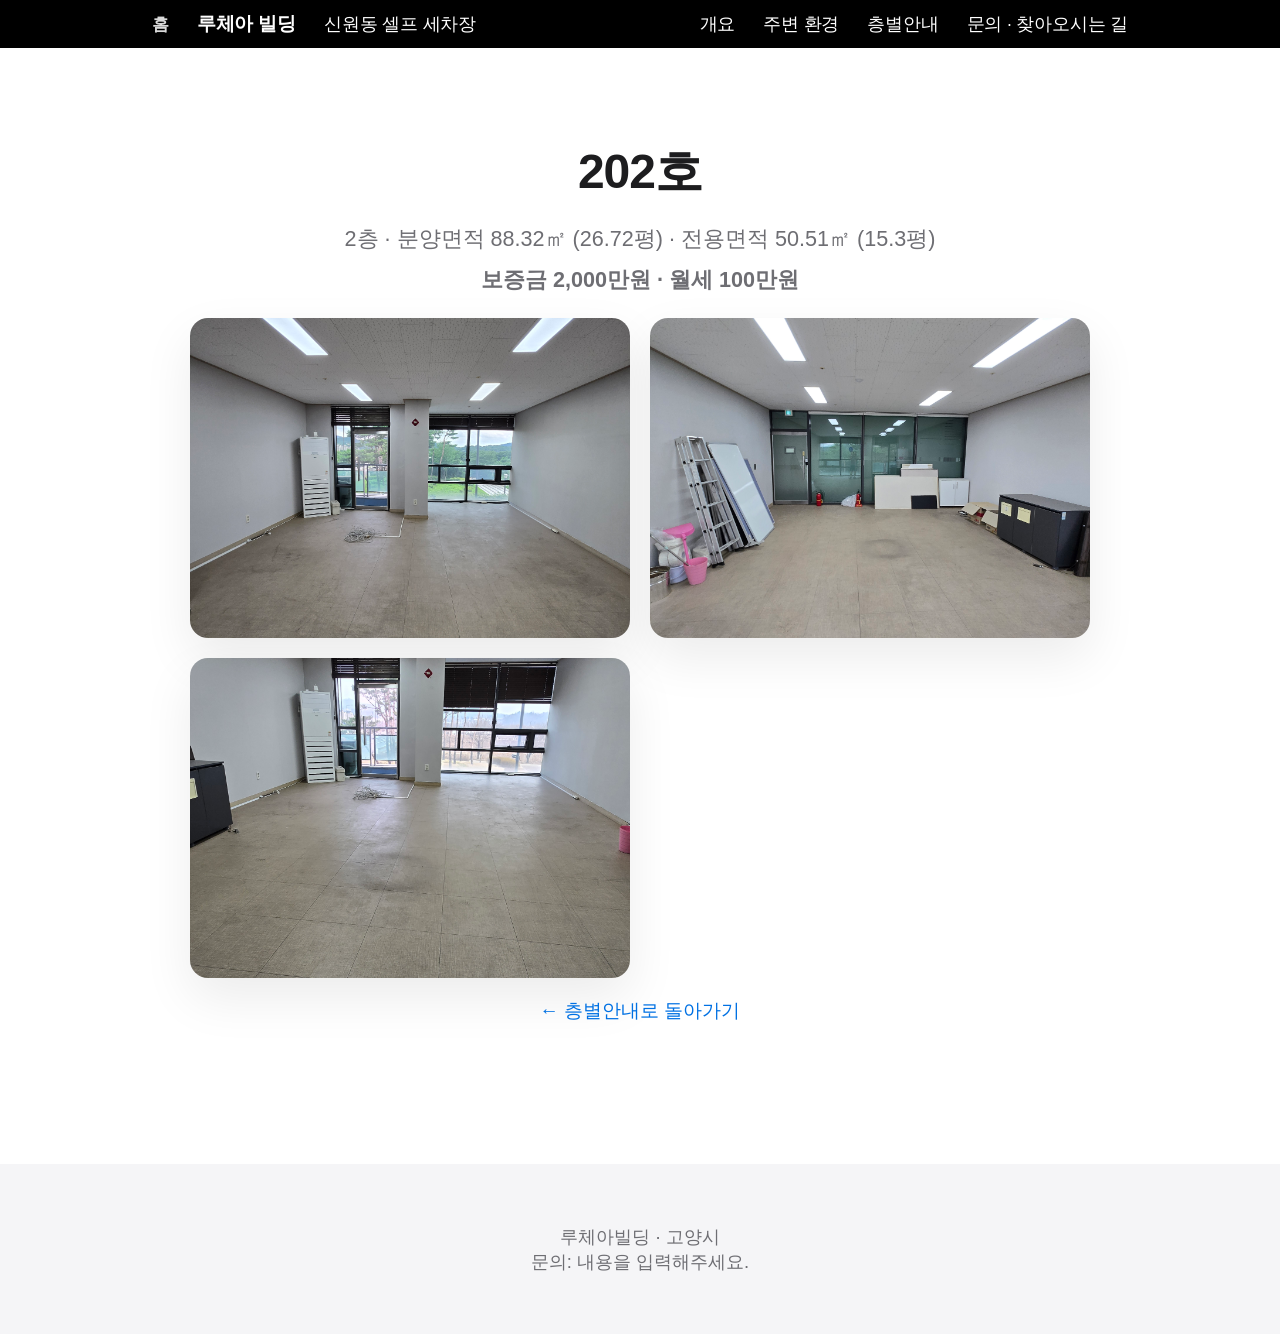
<file: room-202.html>
<!DOCTYPE html>
<html lang="ko">
<head>
<meta charset="UTF-8">
<meta name="viewport" content="width=device-width, initial-scale=1">
<title>루체아빌딩 | 202호</title>
<link rel="stylesheet" href="styles.css">
</head>
<body>

  <nav class="site-nav">
    <div class="nav-inner">
      <div class="nav-left">
        <a href="index.html" class="nav-home">홈</a>
        <a href="RucheaBuilding.html#top" class="nav-logo">루체아 빌딩</a>
        <a href="SinwonCarwash.html" class="nav-link">신원동 셀프 세차장</a>
      </div>
      <div class="nav-links">
        <a href="RucheaBuilding.html#overview" class="nav-link">개요</a>
        <a href="RucheaBuilding.html#surroundings" class="nav-link">주변 환경</a>
        <a href="RucheaBuilding.html#floor-guide" class="nav-link">층별안내</a>
        <a href="RucheaBuilding.html#contact" class="nav-link">문의 · 찾아오시는 길</a>
      </div>
    </div>
  </nav>

  <section class="room-page room-page-with-gallery">
    <h2>202호</h2>
    <p>2층 · 분양면적 88.32㎡ (26.72평) · 전용면적 50.51㎡ (15.3평)</p>
    <p class="room-page-terms">보증금 2,000만원 · 월세 100만원</p>

    <div class="room-gallery">
      <img src="Pictures/Ruchea%20202호/Ruchea%20202%20-%201.jpeg" alt="202호 사진 1">
      <img src="Pictures/Ruchea%20202호/Ruchea%20202%20-%202.jpeg" alt="202호 사진 2">
      <img src="Pictures/Ruchea%20202호/Ruchea%20202호%20-%202.jpeg" alt="202호 사진 3">
    </div>

    <a href="RucheaBuilding.html#floor-guide" class="room-back-link">← 층별안내로 돌아가기</a>
  </section>

  <footer>
    <p>루체아빌딩 · 고양시</p>
    <p>문의: 내용을 입력해주세요.</p>
  </footer>

</body>
</html>
</file>
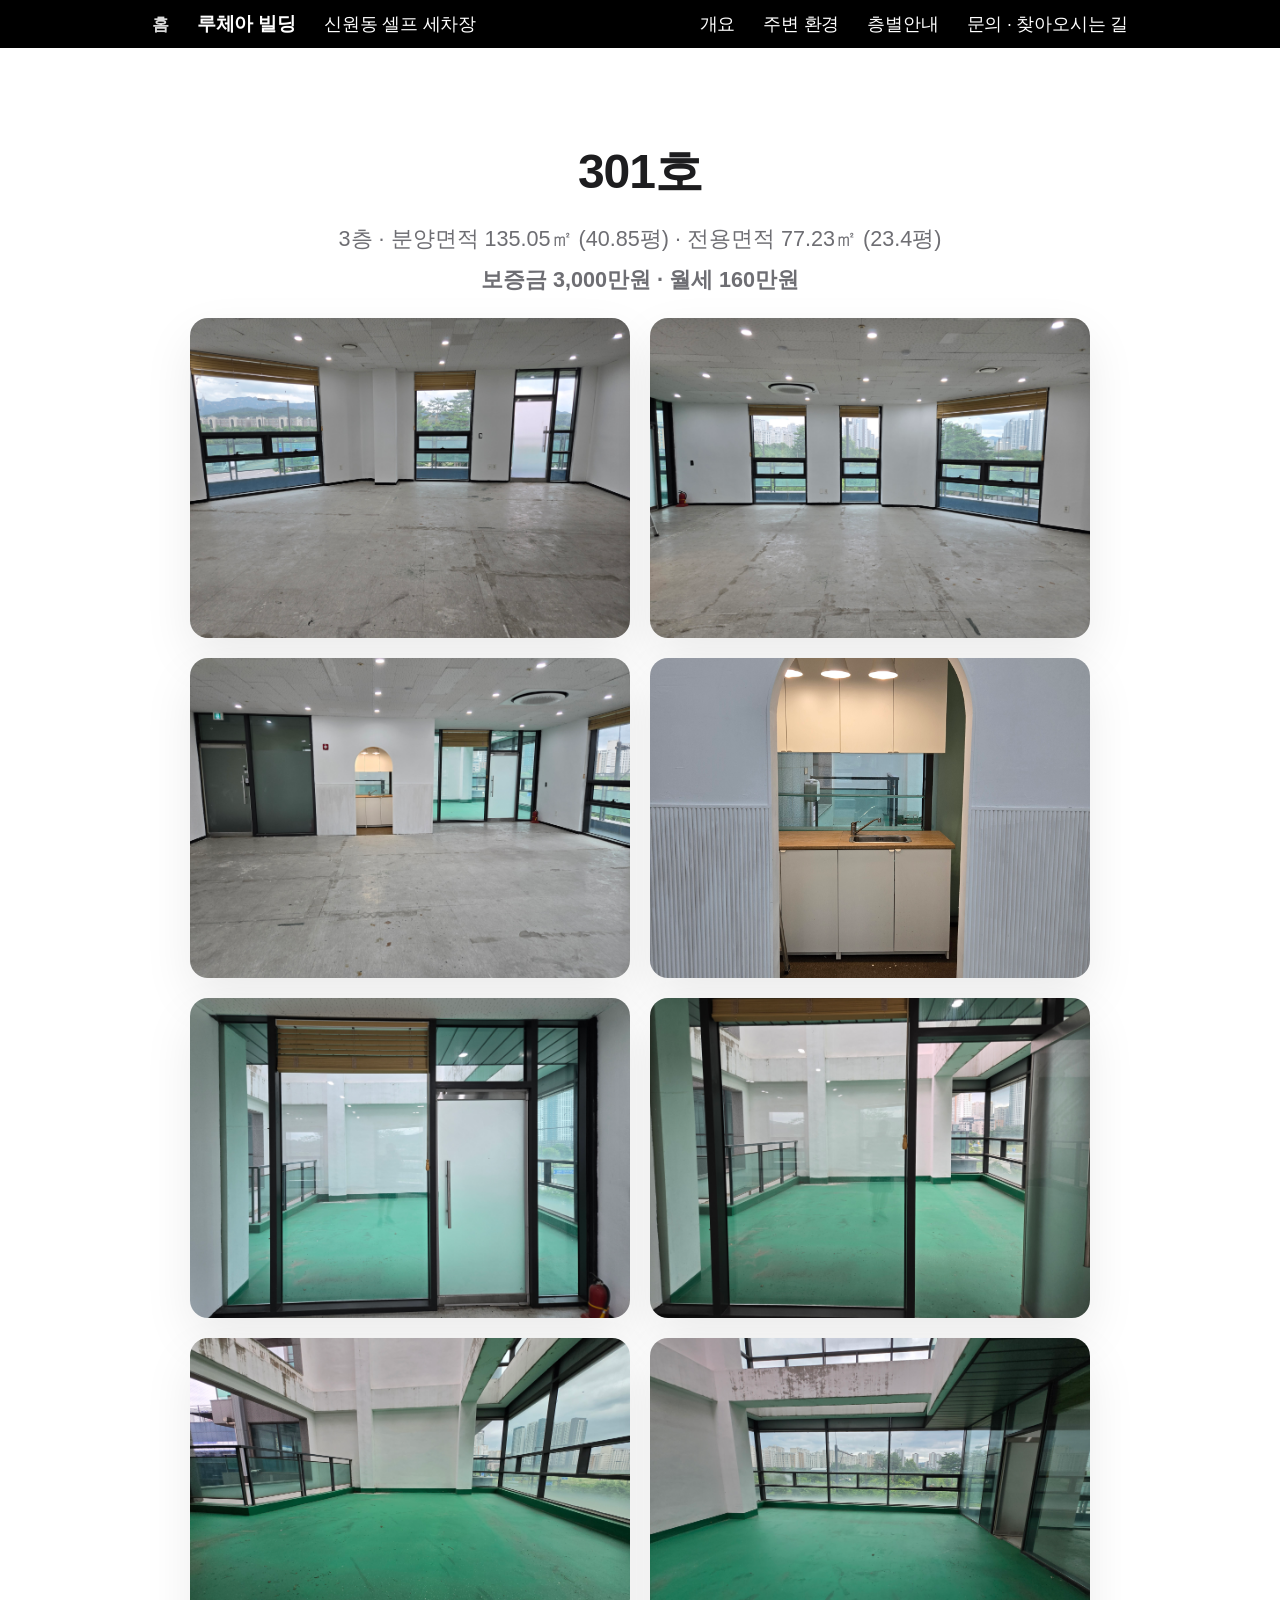
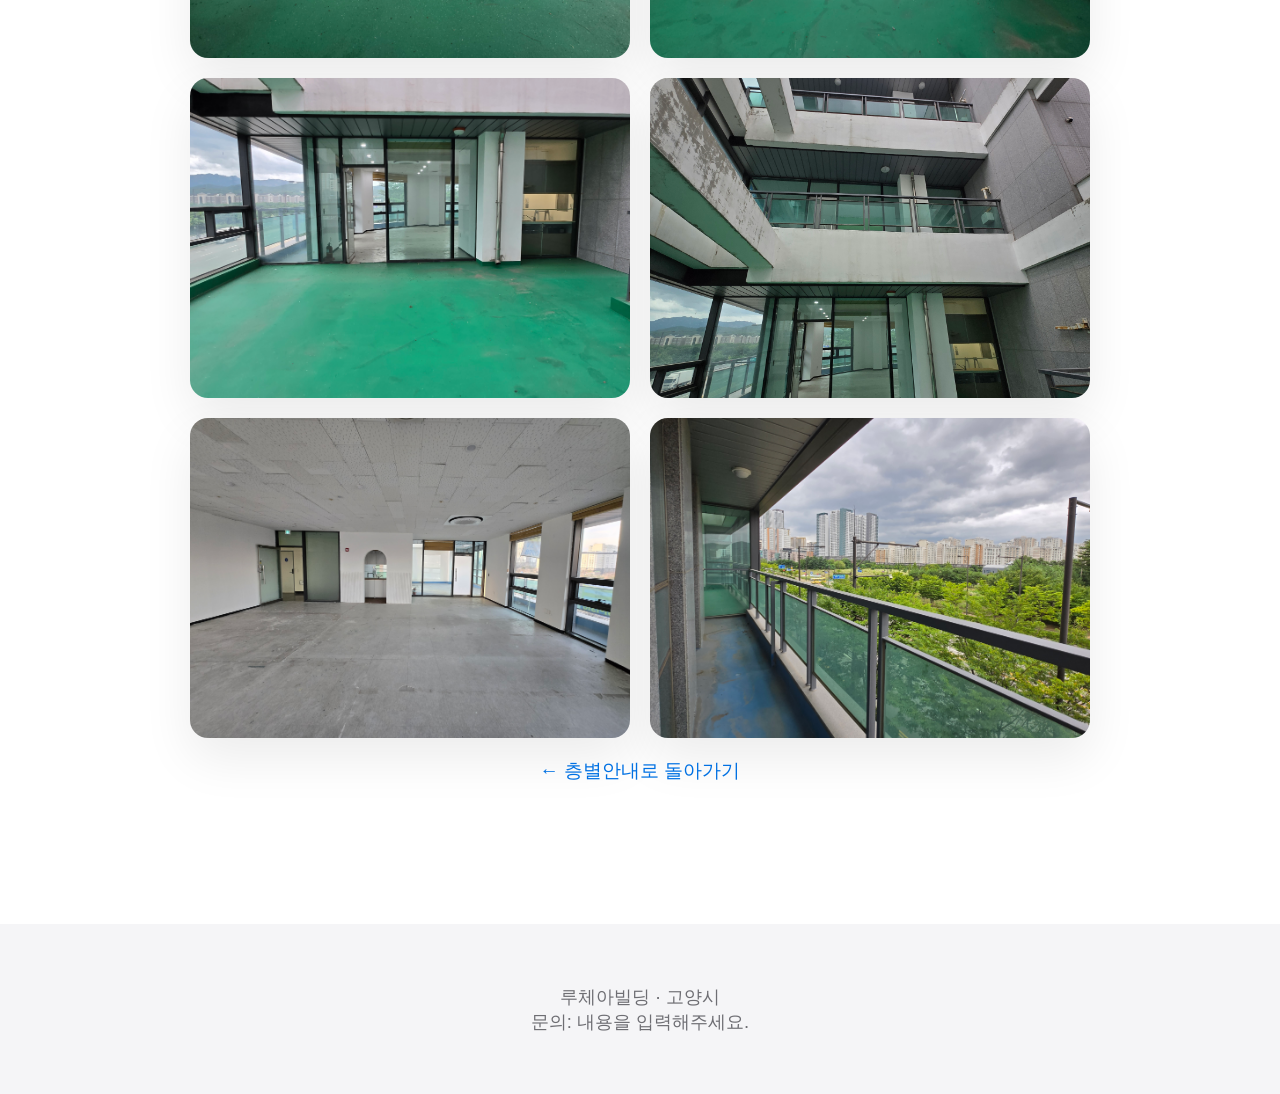
<file: room-301.html>
<!DOCTYPE html>
<html lang="ko">
<head>
<meta charset="UTF-8">
<meta name="viewport" content="width=device-width, initial-scale=1">
<title>루체아빌딩 | 301호</title>
<link rel="stylesheet" href="styles.css">
</head>
<body>

  <nav class="site-nav">
    <div class="nav-inner">
      <div class="nav-left">
        <a href="index.html" class="nav-home">홈</a>
        <a href="RucheaBuilding.html#top" class="nav-logo">루체아 빌딩</a>
        <a href="SinwonCarwash.html" class="nav-link">신원동 셀프 세차장</a>
      </div>
      <div class="nav-links">
        <a href="RucheaBuilding.html#overview" class="nav-link">개요</a>
        <a href="RucheaBuilding.html#surroundings" class="nav-link">주변 환경</a>
        <a href="RucheaBuilding.html#floor-guide" class="nav-link">층별안내</a>
        <a href="RucheaBuilding.html#contact" class="nav-link">문의 · 찾아오시는 길</a>
      </div>
    </div>
  </nav>

  <section class="room-page room-page-with-gallery">
    <h2>301호</h2>
    <p>3층 · 분양면적 135.05㎡ (40.85평) · 전용면적 77.23㎡ (23.4평)</p>
    <p class="room-page-terms">보증금 3,000만원 · 월세 160만원</p>

    <div class="room-gallery">
      <img src="Pictures/Ruchea%20301호/Ruchea%20301%20-%201.jpeg" alt="301호 사진 1">
      <img src="Pictures/Ruchea%20301호/Ruchea%20301%20-%202.jpeg" alt="301호 사진 2">
      <img src="Pictures/Ruchea%20301호/Ruchea%20301%20-%203.jpeg" alt="301호 사진 3">
      <img src="Pictures/Ruchea%20301호/Ruchea%20301%20-%204.jpeg" alt="301호 사진 4">
      <img src="Pictures/Ruchea%20301호/Ruchea%20301%20-%205.jpeg" alt="301호 사진 5">
      <img src="Pictures/Ruchea%20301호/Ruchea%20301%20-%206.jpeg" alt="301호 사진 6">
      <img src="Pictures/Ruchea%20301호/Ruchea%20301%20-%207.jpeg" alt="301호 사진 7">
      <img src="Pictures/Ruchea%20301호/Ruchea%20301%20-%208.jpeg" alt="301호 사진 8">
      <img src="Pictures/Ruchea%20301호/Ruchea%20301%20-%209.jpeg" alt="301호 사진 9">
      <img src="Pictures/Ruchea%20301호/Ruchea%20301%20-%2010.jpeg" alt="301호 사진 10">
      <img src="Pictures/Ruchea%20301호/Ruchea%20301호%20-%201.jpeg" alt="301호 사진 11">
      <img src="Pictures/Ruchea%20301호/KakaoTalk_Photo_2026-07-20-13-40-15%20001.jpeg" alt="301호 사진 12">
    </div>

    <a href="RucheaBuilding.html#floor-guide" class="room-back-link">← 층별안내로 돌아가기</a>
  </section>

  <footer>
    <p>루체아빌딩 · 고양시</p>
    <p>문의: 내용을 입력해주세요.</p>
  </footer>

</body>
</html>
</file>
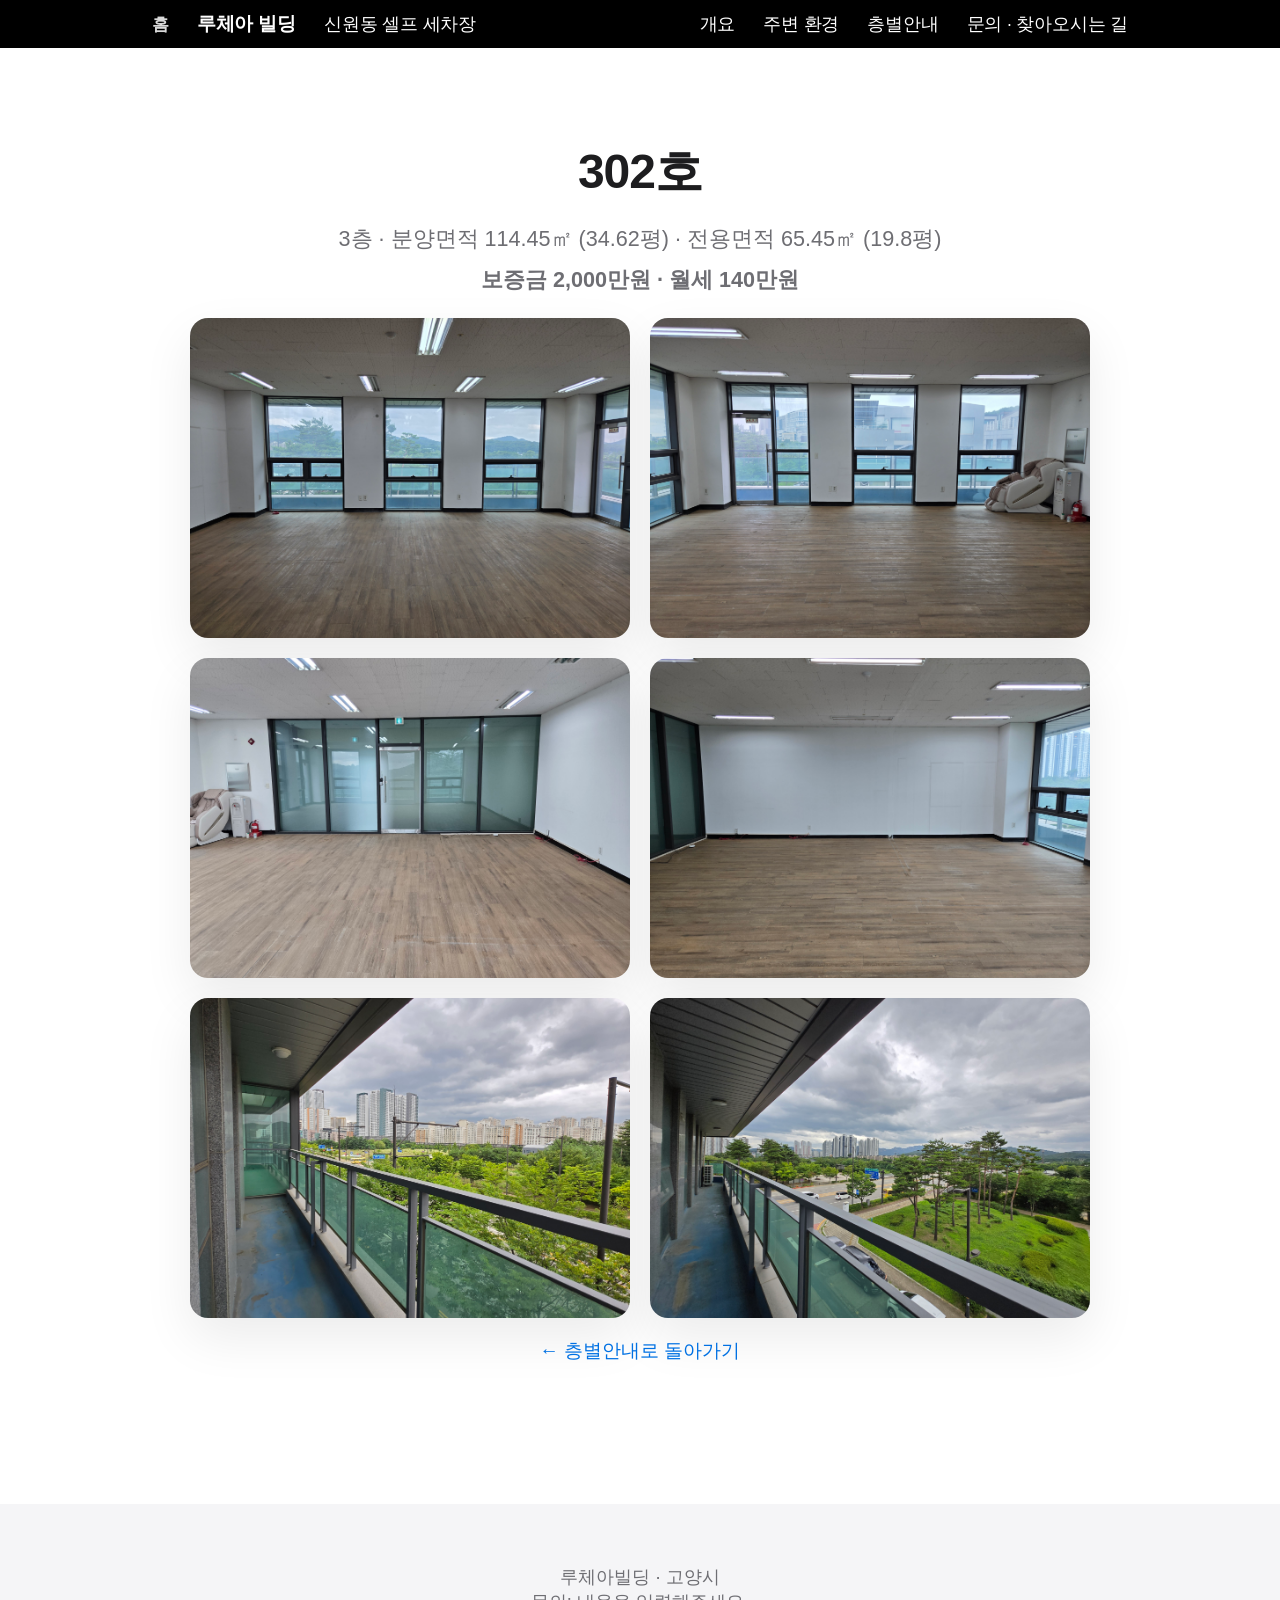
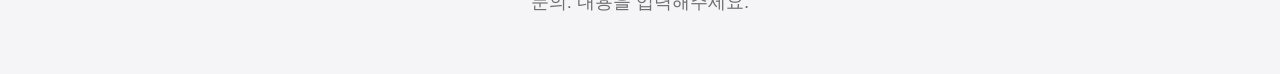
<file: room-302.html>
<!DOCTYPE html>
<html lang="ko">
<head>
<meta charset="UTF-8">
<meta name="viewport" content="width=device-width, initial-scale=1">
<title>루체아빌딩 | 302호</title>
<link rel="stylesheet" href="styles.css">
</head>
<body>

  <nav class="site-nav">
    <div class="nav-inner">
      <div class="nav-left">
        <a href="index.html" class="nav-home">홈</a>
        <a href="RucheaBuilding.html#top" class="nav-logo">루체아 빌딩</a>
        <a href="SinwonCarwash.html" class="nav-link">신원동 셀프 세차장</a>
      </div>
      <div class="nav-links">
        <a href="RucheaBuilding.html#overview" class="nav-link">개요</a>
        <a href="RucheaBuilding.html#surroundings" class="nav-link">주변 환경</a>
        <a href="RucheaBuilding.html#floor-guide" class="nav-link">층별안내</a>
        <a href="RucheaBuilding.html#contact" class="nav-link">문의 · 찾아오시는 길</a>
      </div>
    </div>
  </nav>

  <section class="room-page room-page-with-gallery">
    <h2>302호</h2>
    <p>3층 · 분양면적 114.45㎡ (34.62평) · 전용면적 65.45㎡ (19.8평)</p>
    <p class="room-page-terms">보증금 2,000만원 · 월세 140만원</p>

    <div class="room-gallery">
      <img src="Pictures/Ruchea%20302호/KakaoTalk_Image_2026-07-15-12-00-12_008.jpeg" alt="302호 사진 1">
      <img src="Pictures/Ruchea%20302호/KakaoTalk_Image_2026-07-15-12-00-12_009.jpeg" alt="302호 사진 2">
      <img src="Pictures/Ruchea%20302호/KakaoTalk_Image_2026-07-15-12-00-13_010.jpeg" alt="302호 사진 3">
      <img src="Pictures/Ruchea%20302호/KakaoTalk_Image_2026-07-15-12-00-13_011.jpeg" alt="302호 사진 4">
      <img src="Pictures/Ruchea%20302호/KakaoTalk_Photo_2026-07-20-13-40-15%20001%20copy.jpeg" alt="302호 사진 5">
      <img src="Pictures/Ruchea%20302호/KakaoTalk_Photo_2026-07-20-13-40-15%20002.jpeg" alt="302호 사진 6">
    </div>

    <a href="RucheaBuilding.html#floor-guide" class="room-back-link">← 층별안내로 돌아가기</a>
  </section>

  <footer>
    <p>루체아빌딩 · 고양시</p>
    <p>문의: 내용을 입력해주세요.</p>
  </footer>

</body>
</html>
</file>
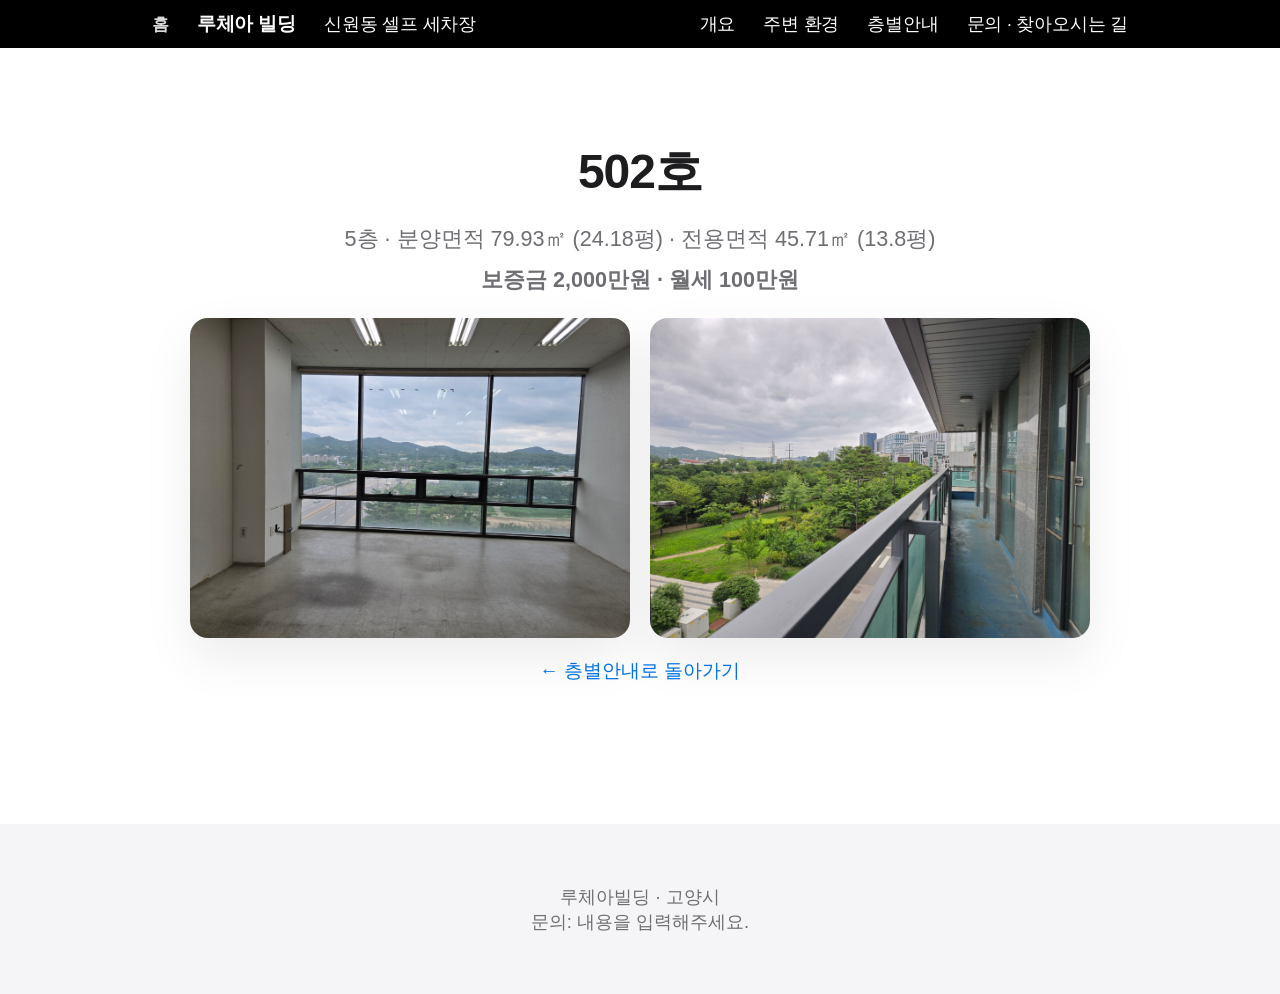
<file: room-502.html>
<!DOCTYPE html>
<html lang="ko">
<head>
<meta charset="UTF-8">
<meta name="viewport" content="width=device-width, initial-scale=1">
<title>루체아빌딩 | 502호</title>
<link rel="stylesheet" href="styles.css">
</head>
<body>

  <nav class="site-nav">
    <div class="nav-inner">
      <div class="nav-left">
        <a href="index.html" class="nav-home">홈</a>
        <a href="RucheaBuilding.html#top" class="nav-logo">루체아 빌딩</a>
        <a href="SinwonCarwash.html" class="nav-link">신원동 셀프 세차장</a>
      </div>
      <div class="nav-links">
        <a href="RucheaBuilding.html#overview" class="nav-link">개요</a>
        <a href="RucheaBuilding.html#surroundings" class="nav-link">주변 환경</a>
        <a href="RucheaBuilding.html#floor-guide" class="nav-link">층별안내</a>
        <a href="RucheaBuilding.html#contact" class="nav-link">문의 · 찾아오시는 길</a>
      </div>
    </div>
  </nav>

  <section class="room-page room-page-with-gallery">
    <h2>502호</h2>
    <p>5층 · 분양면적 79.93㎡ (24.18평) · 전용면적 45.71㎡ (13.8평)</p>
    <p class="room-page-terms">보증금 2,000만원 · 월세 100만원</p>

    <div class="room-gallery">
      <img src="Pictures/Ruchea%20502호/KakaoTalk_Image_2026-07-15-12-00-15_015.jpeg" alt="502호 사진 1">
      <img src="Pictures/Ruchea%20502호/KakaoTalk_Photo_2026-07-20-13-40-16%20004.jpeg" alt="502호 사진 2">
    </div>

    <a href="RucheaBuilding.html#floor-guide" class="room-back-link">← 층별안내로 돌아가기</a>
  </section>

  <footer>
    <p>루체아빌딩 · 고양시</p>
    <p>문의: 내용을 입력해주세요.</p>
  </footer>

</body>
</html>
</file>
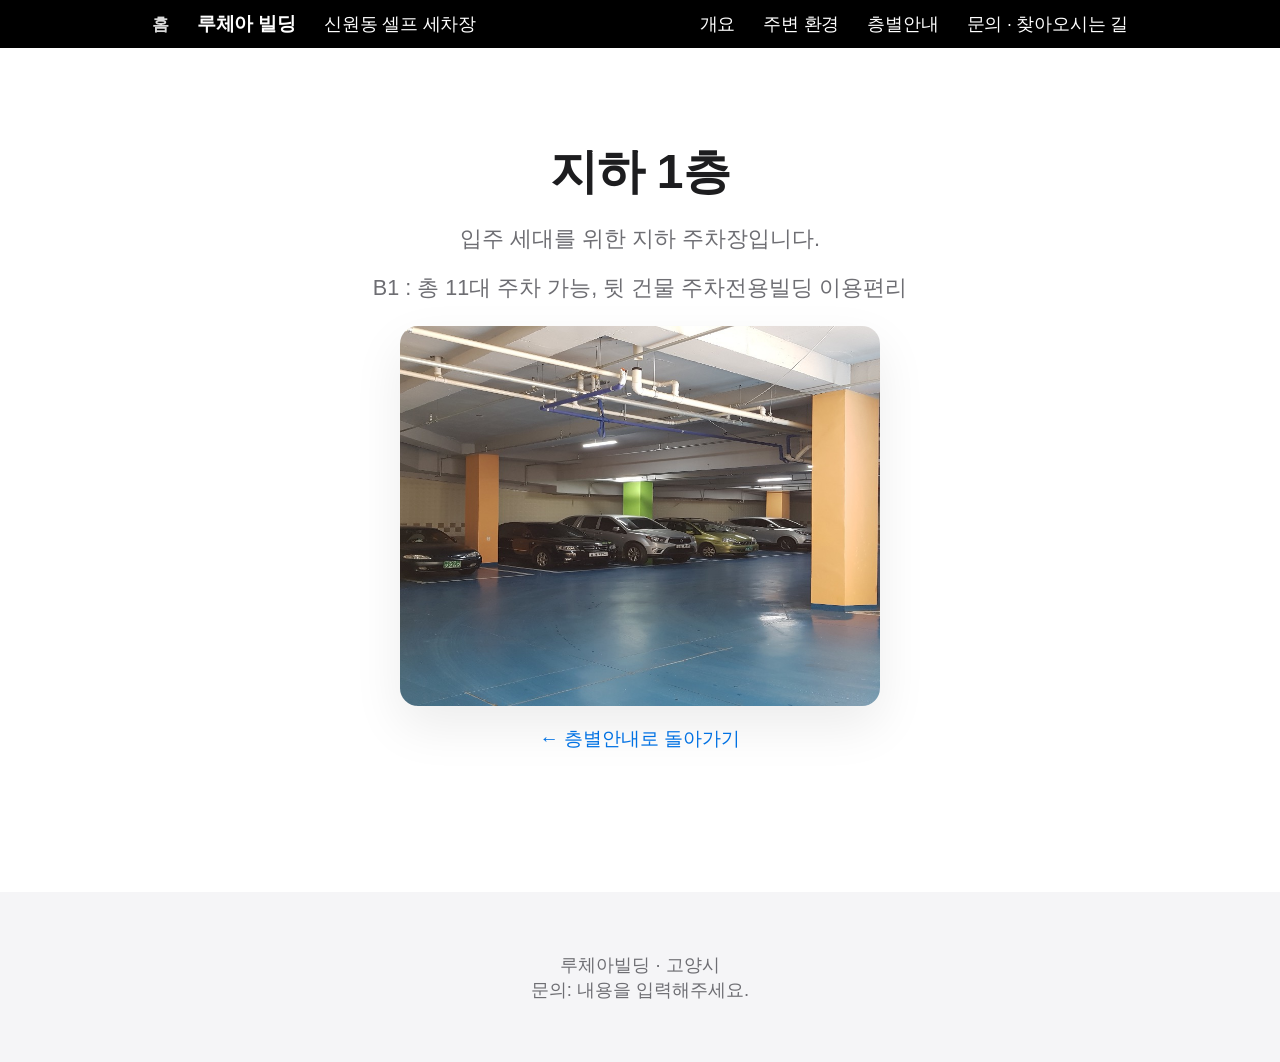
<file: room-b1.html>
<!DOCTYPE html>
<html lang="ko">
<head>
<meta charset="UTF-8">
<meta name="viewport" content="width=device-width, initial-scale=1">
<title>루체아빌딩 | 지하 1층</title>
<link rel="stylesheet" href="styles.css">
</head>
<body>

  <nav class="site-nav">
    <div class="nav-inner">
      <div class="nav-left">
        <a href="index.html" class="nav-home">홈</a>
        <a href="RucheaBuilding.html#top" class="nav-logo">루체아 빌딩</a>
        <a href="SinwonCarwash.html" class="nav-link">신원동 셀프 세차장</a>
      </div>
      <div class="nav-links">
        <a href="RucheaBuilding.html#overview" class="nav-link">개요</a>
        <a href="RucheaBuilding.html#surroundings" class="nav-link">주변 환경</a>
        <a href="RucheaBuilding.html#floor-guide" class="nav-link">층별안내</a>
        <a href="RucheaBuilding.html#contact" class="nav-link">문의 · 찾아오시는 길</a>
      </div>
    </div>
  </nav>

  <section class="room-page room-page-with-gallery">
    <h2>지하 1층</h2>
    <p>입주 세대를 위한 지하 주차장입니다.</p>
    <p>B1 : 총 11대 주차 가능, 뒷 건물 주차전용빌딩 이용편리</p>

    <div class="room-gallery">
      <img src="Pictures/Ruchea%20Basement/Ruchea%20B1%20-%201.jpeg" alt="지하 1층 사진">
    </div>

    <a href="RucheaBuilding.html#floor-guide" class="room-back-link">← 층별안내로 돌아가기</a>
  </section>

  <footer>
    <p>루체아빌딩 · 고양시</p>
    <p>문의: 내용을 입력해주세요.</p>
  </footer>

</body>
</html>
</file>
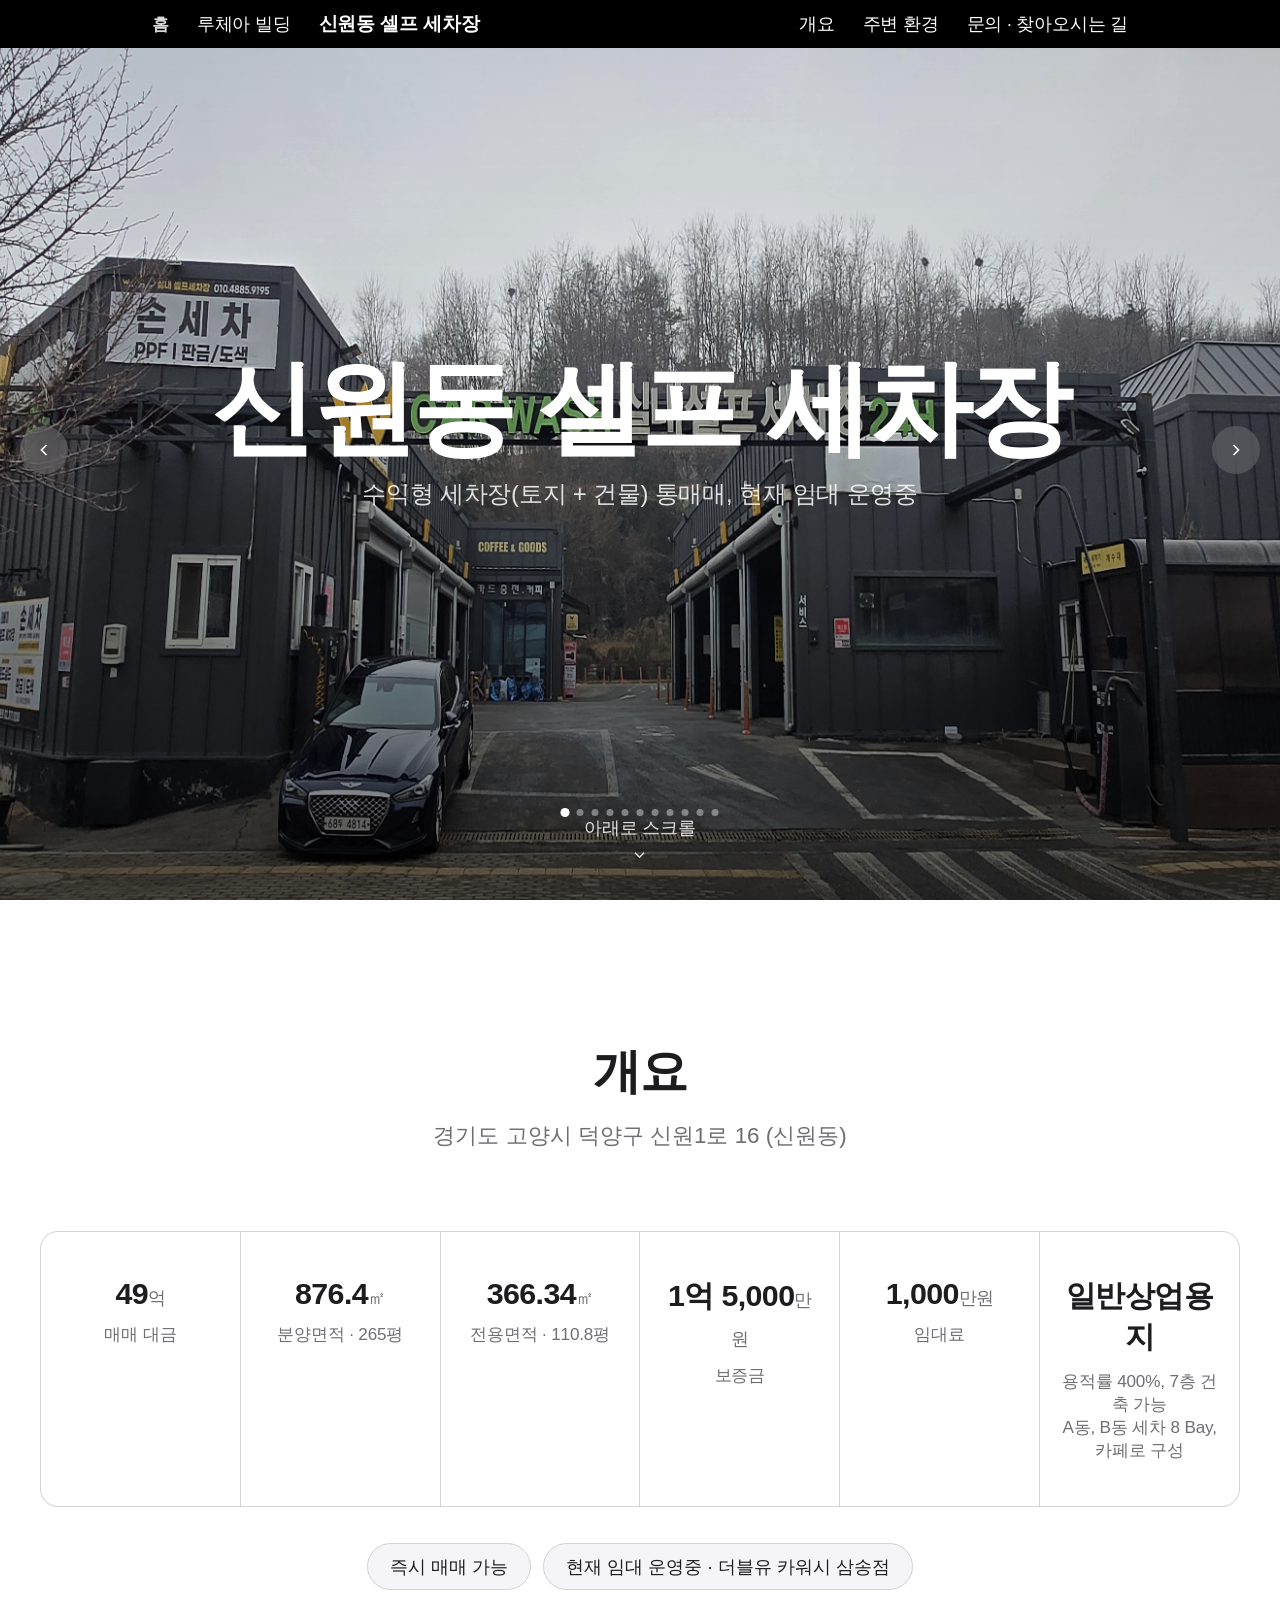
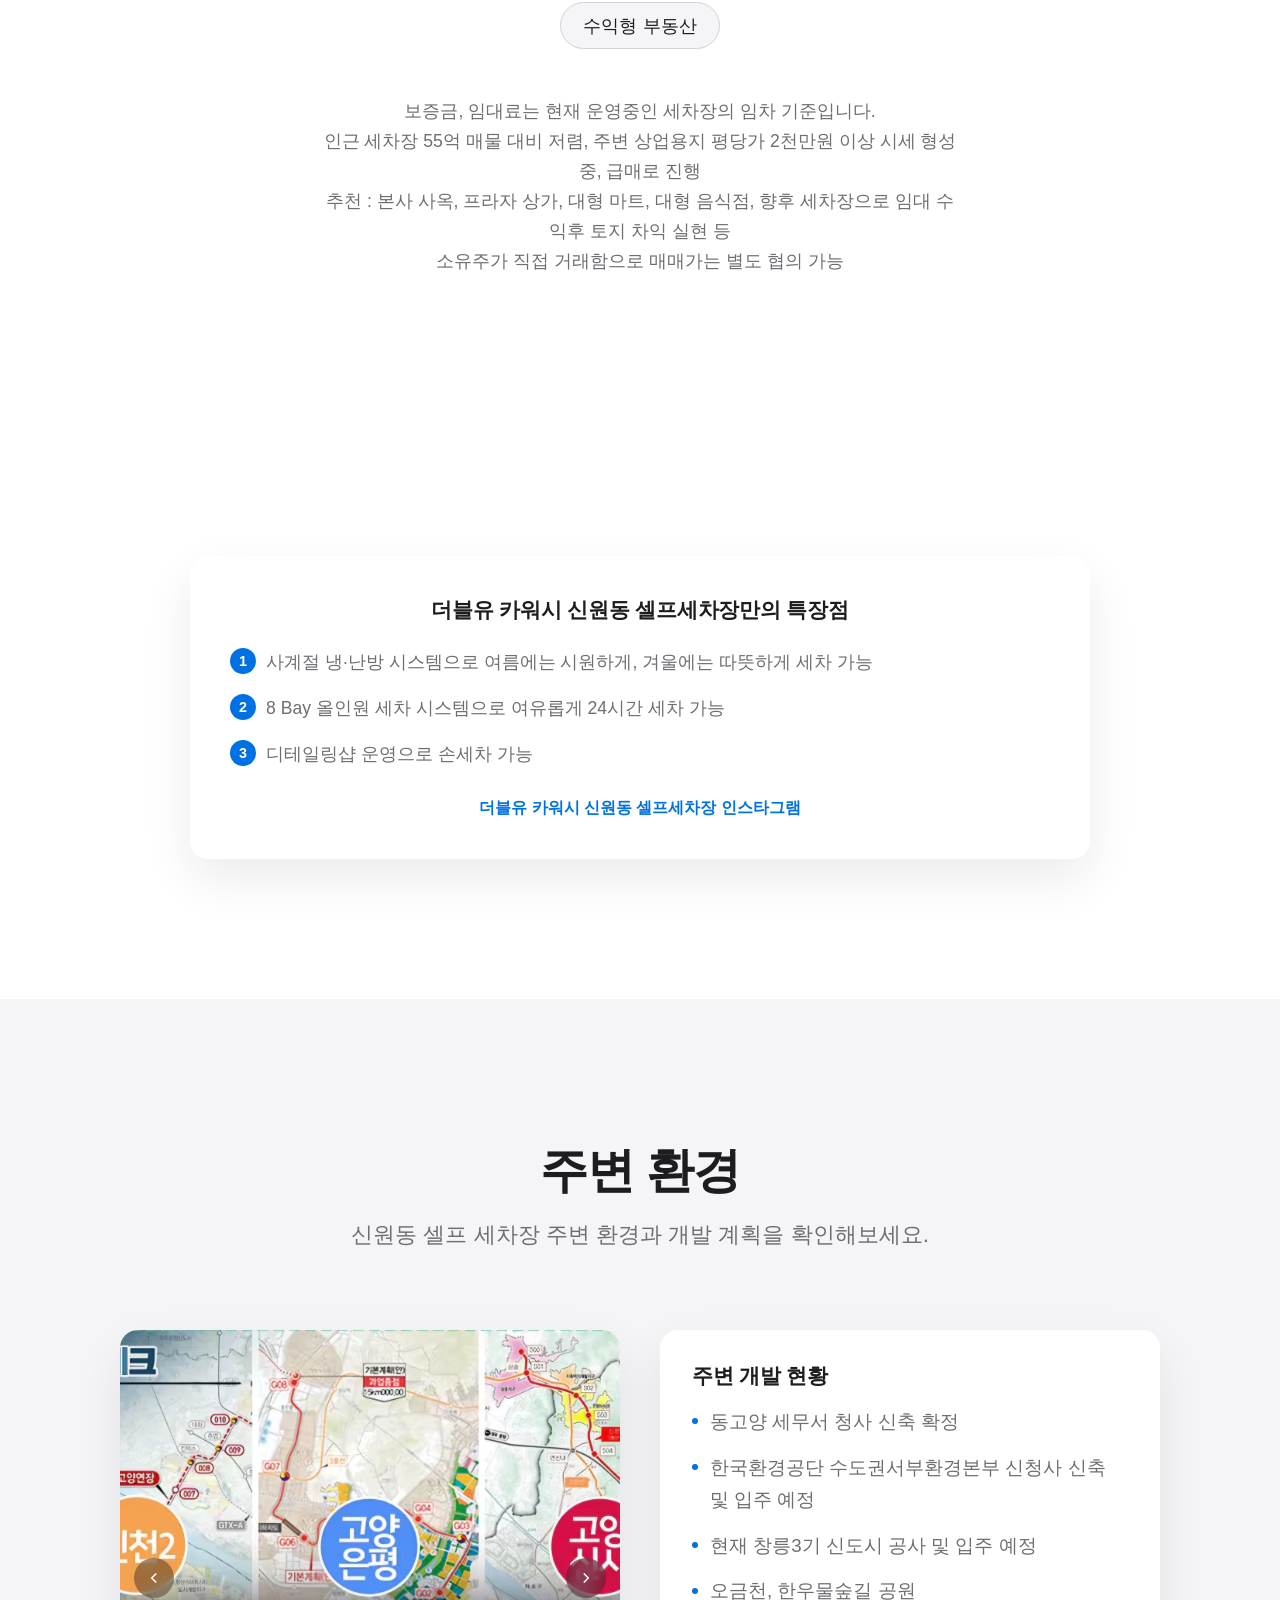
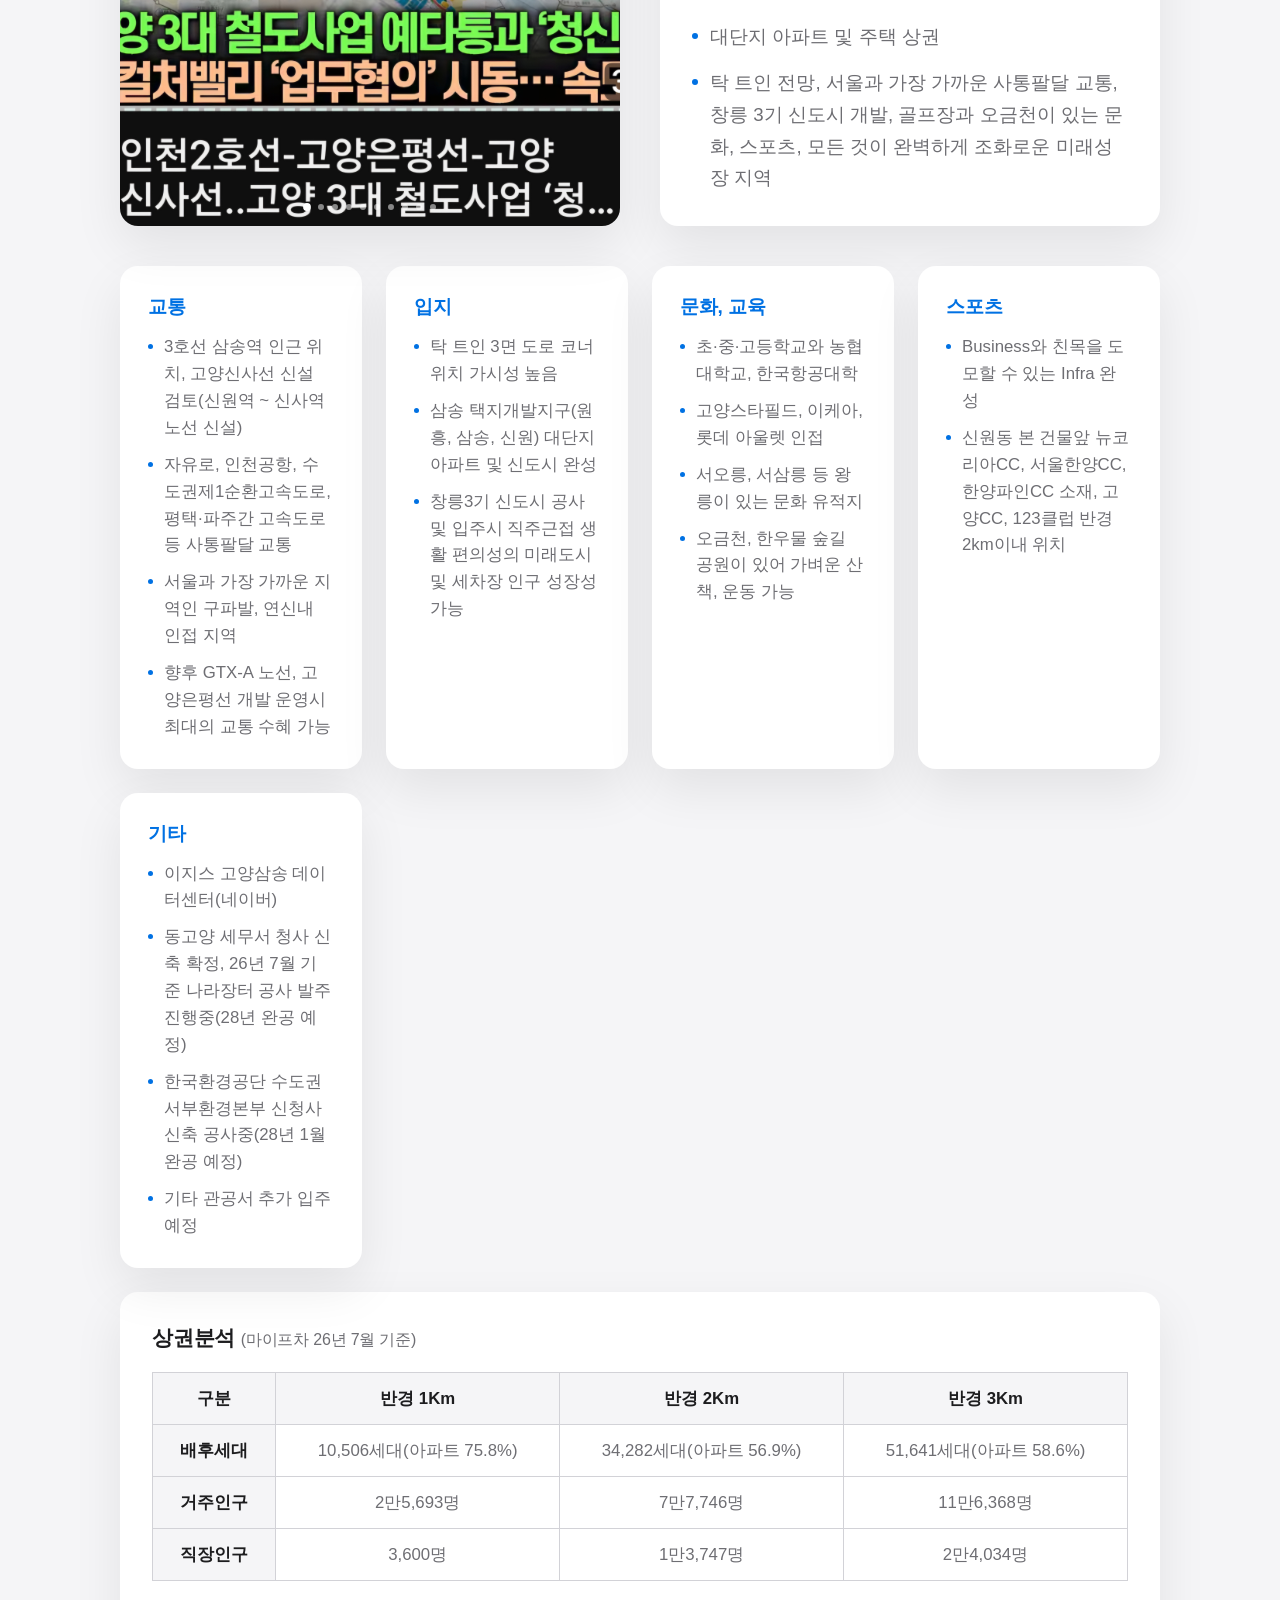
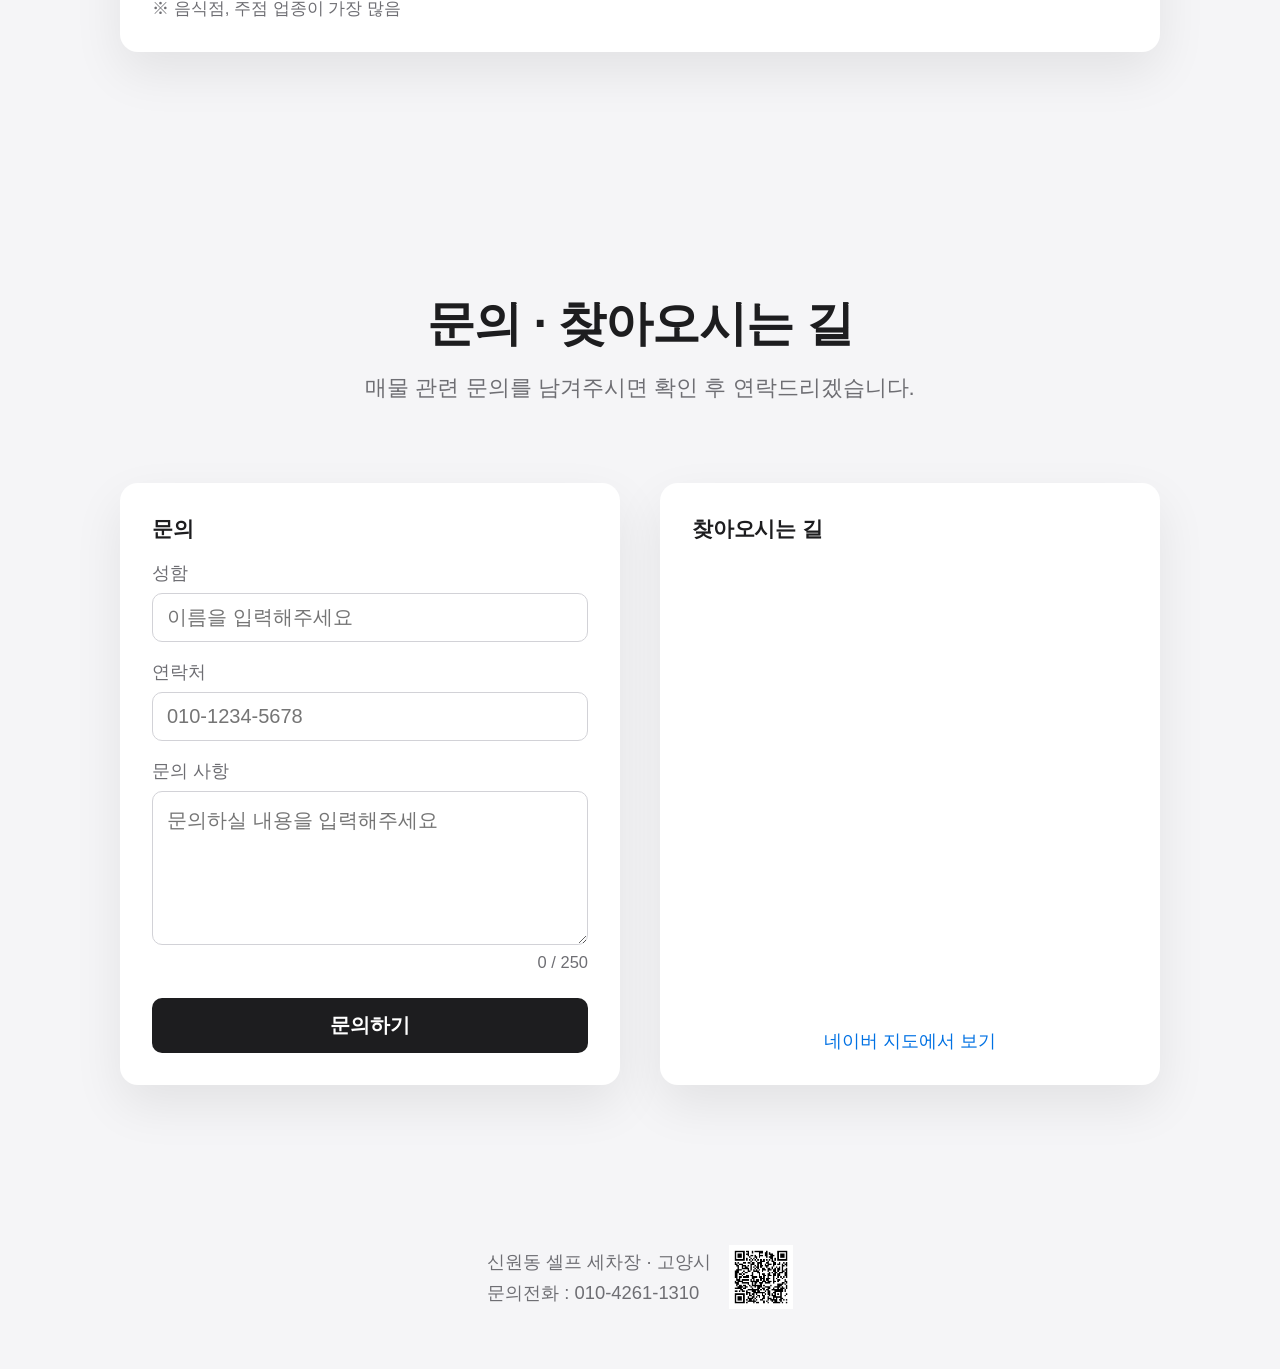
<file: SinwonCarwash.html>
<!DOCTYPE html>
<html lang="ko">
<head>
<meta charset="UTF-8">
<meta name="viewport" content="width=device-width, initial-scale=1">
<title>경기도 고양시 덕양구 수익형 세차장 매매, 양도 신원동 셀프 세차장</title>
<link rel="stylesheet" href="styles.css">
</head>
<body>

  <nav class="site-nav">
    <div class="nav-inner">
      <div class="nav-left">
        <a href="index.html" class="nav-home">홈</a>
        <a href="RucheaBuilding.html" class="nav-link">루체아 빌딩</a>
        <a href="#top" class="nav-logo">신원동 셀프 세차장</a>
      </div>
      <div class="nav-links">
        <a href="#overview" class="nav-link">개요</a>
        <a href="#surroundings" class="nav-link">주변 환경</a>
        <a href="#contact" class="nav-link">문의 · 찾아오시는 길</a>
      </div>
    </div>
  </nav>

  <section class="hero" id="top">
    <div class="hero-slider" id="hero-slider">
      <div class="hero-slide" style="background-image:url('Pictures/Self%20Car%20Wash/Picture1.png')"></div>
      <div class="hero-slide" style="background-image:url('Pictures/Self%20Car%20Wash/Picture2.png')"></div>
      <div class="hero-slide" style="background-image:url('Pictures/Self%20Car%20Wash/Picture3.png')"></div>
      <div class="hero-slide" style="background-image:url('Pictures/Self%20Car%20Wash/Picture4.png')"></div>
      <div class="hero-slide" style="background-image:url('Pictures/Self%20Car%20Wash/Picture5.png')"></div>
      <div class="hero-slide" style="background-image:url('Pictures/Self%20Car%20Wash/Picture6.png')"></div>
      <div class="hero-slide" style="background-image:url('Pictures/Self%20Car%20Wash/Picture7.png')"></div>
      <div class="hero-slide" style="background-image:url('Pictures/Self%20Car%20Wash/Picture8.png')"></div>
      <div class="hero-slide" style="background-image:url('Pictures/Self%20Car%20Wash/Picture9.png')"></div>
      <div class="hero-slide" style="background-image:url('Pictures/Self%20Car%20Wash/Picture10.png')"></div>
      <div class="hero-slide" style="background-image:url('Pictures/Self%20Car%20Wash/KakaoTalk_20260916_165345040_06.jpg')"></div>
    </div>
    <div class="hero-overlay"></div>

    <button class="hero-arrow hero-arrow-prev" id="hero-prev" aria-label="이전 사진">
      <svg viewBox="0 0 24 24" fill="none" stroke="currentColor" stroke-width="2">
        <path d="M15 18l-6-6 6-6"/>
      </svg>
    </button>
    <button class="hero-arrow hero-arrow-next" id="hero-next" aria-label="다음 사진">
      <svg viewBox="0 0 24 24" fill="none" stroke="currentColor" stroke-width="2">
        <path d="M9 18l6-6-6-6"/>
      </svg>
    </button>

    <div class="hero-dots" id="hero-dots"></div>

    <div class="hero-content">
      <div class="hero-title">신원동 셀프 세차장</div>
      <div class="hero-subtitle">수익형 세차장(토지 + 건물) 통매매, 현재 임대 운영중</div>
    </div>
    <div class="scroll-cue">
      아래로 스크롤
      <svg viewBox="0 0 24 24" fill="none" stroke="currentColor" stroke-width="2">
        <path d="M6 9l6 6 6-6"/>
      </svg>
    </div>
  </section>

  <section class="specs-section" id="overview">
    <div class="section-heading in-view">
      <h2>개요</h2>
      <p>경기도 고양시 덕양구 신원1로 16 (신원동)</p>
    </div>

    <div class="specs-grid specs-grid-6">
      <div class="spec-item">
        <div class="spec-value">49<span class="spec-unit">억</span></div>
        <div class="spec-label">매매 대금</div>
      </div>
      <div class="spec-item">
        <div class="spec-value">876.4<span class="spec-unit">㎡</span></div>
        <div class="spec-label">분양면적 · 265평</div>
      </div>
      <div class="spec-item">
        <div class="spec-value">366.34<span class="spec-unit">㎡</span></div>
        <div class="spec-label">전용면적 · 110.8평</div>
      </div>
      <div class="spec-item">
        <div class="spec-value">1억 5,000<span class="spec-unit">만원</span></div>
        <div class="spec-label">보증금</div>
      </div>
      <div class="spec-item">
        <div class="spec-value">1,000<span class="spec-unit">만원</span></div>
        <div class="spec-label">임대료</div>
      </div>
      <div class="spec-item">
        <div class="spec-value">일반상업용지</div>
        <div class="spec-label">용적률 400%, 7층 건축 가능<br>A동, B동 세차 8 Bay, 카페로 구성</div>
      </div>
    </div>

    <div class="specs-features">
      <div class="feature-pill">즉시 매매 가능</div>
      <div class="feature-pill">현재 임대 운영중 · 더블유 카워시 삼송점</div>
      <div class="feature-pill">수익형 부동산</div>
    </div>

    <p class="lease-note">
      보증금, 임대료는 현재 운영중인 세차장의 임차 기준입니다.<br>
      인근 세차장 55억 매물 대비 저렴, 주변 상업용지 평당가 2천만원 이상 시세 형성중, 급매로 진행<br>
      추천 : 본사 사옥, 프라자 상가, 대형 마트, 대형 음식점, 향후 세차장으로 임대 수익후 토지 차익 실현 등<br>
      소유주가 직접 거래함으로 매매가는 별도 협의 가능
    </p>
  </section>

  <section class="feature-highlight-section">
    <div class="feature-highlight-card">
      <h3>더블유 카워시 신원동 셀프세차장만의 특장점</h3>
      <ol>
        <li>사계절 냉·난방 시스템으로 여름에는 시원하게, 겨울에는 따뜻하게 세차 가능</li>
        <li>8 Bay 올인원 세차 시스템으로 여유롭게 24시간 세차 가능</li>
        <li>디테일링샵 운영으로 손세차 가능</li>
      </ol>
      <a href="https://www.instagram.com/w.carwash_ss/" target="_blank" rel="noopener noreferrer" class="instagram-link">더블유 카워시 신원동 셀프세차장 인스타그램</a>
    </div>
  </section>

  <section class="surroundings-section" id="surroundings">
    <div class="section-heading in-view">
      <h2>주변 환경</h2>
      <p>신원동 셀프 세차장 주변 환경과 개발 계획을 확인해보세요.</p>
    </div>

    <div class="surroundings-grid">
      <div class="outside-slider-wrap">
        <div class="outside-slider" id="outside-slider">
          <div class="outside-slide" style="background-image:url('Pictures/Self%20Car%20Wash/KakaoTalk_Photo_2026-08-04-13-34-39%20001.jpeg')"></div>
          <div class="outside-slide" style="background-image:url('Pictures/Self%20Car%20Wash/KakaoTalk_Photo_2026-08-04-13-34-39%20002.png')"></div>
          <div class="outside-slide" style="background-image:url('Pictures/Self%20Car%20Wash/KakaoTalk_Photo_2026-08-04-13-34-40%20003.png')"></div>
          <div class="outside-slide" style="background-image:url('Pictures/Self%20Car%20Wash/KakaoTalk_Photo_2026-08-04-13-34-40%20005.jpeg')"></div>
          <div class="outside-slide" style="background-image:url('Pictures/Self%20Car%20Wash/KakaoTalk_Photo_2026-08-04-13-34-40%20006.jpeg')"></div>
          <div class="outside-slide" style="background-image:url('Pictures/Self%20Car%20Wash/KakaoTalk_Photo_2026-08-04-13-34-41%20007.jpeg')"></div>
          <div class="outside-slide" style="background-image:url('Pictures/Self%20Car%20Wash/KakaoTalk_Photo_2026-08-04-13-34-41%20008.jpeg')"></div>
          <div class="outside-slide" style="background-image:url('Pictures/Self%20Car%20Wash/KakaoTalk_Photo_2026-08-04-13-34-42%20009.jpeg')"></div>
          <div class="outside-slide" style="background-image:url('Pictures/Self%20Car%20Wash/KakaoTalk_Photo_2026-08-04-13-34-42%20010.jpeg')"></div>
          <div class="outside-slide" style="background-image:url('Pictures/Self%20Car%20Wash/KakaoTalk_Photo_2026-08-04-13-34-42%20011.jpeg')"></div>
        </div>

        <button class="outside-arrow outside-arrow-prev" id="outside-prev" aria-label="이전 사진">
          <svg viewBox="0 0 24 24" fill="none" stroke="currentColor" stroke-width="2">
            <path d="M15 18l-6-6 6-6"/>
          </svg>
        </button>
        <button class="outside-arrow outside-arrow-next" id="outside-next" aria-label="다음 사진">
          <svg viewBox="0 0 24 24" fill="none" stroke="currentColor" stroke-width="2">
            <path d="M9 18l6-6-6-6"/>
          </svg>
        </button>

        <div class="outside-dots" id="outside-dots"></div>
      </div>

      <div class="development-status">
        <h3>주변 개발 현황</h3>
        <ul>
          <li>동고양 세무서 청사 신축 확정</li>
          <li>한국환경공단 수도권서부환경본부 신청사 신축 및 입주 예정</li>
          <li>현재 창릉3기 신도시 공사 및 입주 예정</li>
          <li>오금천, 한우물숲길 공원</li>
          <li>대단지 아파트 및 주택 상권</li>
          <li>탁 트인 전망, 서울과 가장 가까운 사통팔달 교통, 창릉 3기 신도시 개발, 골프장과 오금천이 있는 문화, 스포츠, 모든 것이 완벽하게 조화로운 미래성장 지역</li>
        </ul>
      </div>
    </div>

    <div class="info-cards-grid">
      <div class="info-card">
        <h4>교통</h4>
        <ul>
          <li>3호선 삼송역 인근 위치, 고양신사선 신설 검토(신원역 ~ 신사역 노선 신설)</li>
          <li>자유로, 인천공항, 수도권제1순환고속도로, 평택·파주간 고속도로 등 사통팔달 교통</li>
          <li>서울과 가장 가까운 지역인 구파발, 연신내 인접 지역</li>
          <li>향후 GTX-A 노선, 고양은평선 개발 운영시 최대의 교통 수혜 가능</li>
        </ul>
      </div>

      <div class="info-card">
        <h4>입지</h4>
        <ul>
          <li>탁 트인 3면 도로 코너 위치 가시성 높음</li>
          <li>삼송 택지개발지구(원흥, 삼송, 신원) 대단지 아파트 및 신도시 완성</li>
          <li>창릉3기 신도시 공사 및 입주시 직주근접 생활 편의성의 미래도시 및 세차장 인구 성장성 가능</li>
        </ul>
      </div>

      <div class="info-card">
        <h4>문화, 교육</h4>
        <ul>
          <li>초·중·고등학교와 농협대학교, 한국항공대학</li>
          <li>고양스타필드, 이케아, 롯데 아울렛 인접</li>
          <li>서오릉, 서삼릉 등 왕릉이 있는 문화 유적지</li>
          <li>오금천, 한우물 숲길 공원이 있어 가벼운 산책, 운동 가능</li>
        </ul>
      </div>

      <div class="info-card">
        <h4>스포츠</h4>
        <ul>
          <li>Business와 친목을 도모할 수 있는 Infra 완성</li>
          <li>신원동 본 건물앞 뉴코리아CC, 서울한양CC, 한양파인CC 소재, 고양CC, 123클럽 반경 2km이내 위치</li>
        </ul>
      </div>

      <div class="info-card">
        <h4>기타</h4>
        <ul>
          <li>이지스 고양삼송 데이터센터(네이버)</li>
          <li>동고양 세무서 청사 신축 확정, 26년 7월 기준 나라장터 공사 발주 진행중(28년 완공 예정)</li>
          <li>한국환경공단 수도권서부환경본부 신청사 신축 공사중(28년 1월 완공 예정)</li>
          <li>기타 관공서 추가 입주 예정</li>
        </ul>
      </div>
    </div>

    <div class="market-analysis">
      <h3>상권분석 <span class="market-analysis-date">(마이프차 26년 7월 기준)</span></h3>
      <div class="market-analysis-table-wrap">
        <table class="market-analysis-table">
          <thead>
            <tr>
              <th>구분</th>
              <th>반경 1Km</th>
              <th>반경 2Km</th>
              <th>반경 3Km</th>
            </tr>
          </thead>
          <tbody>
            <tr>
              <td>배후세대</td>
              <td>10,506세대(아파트 75.8%)</td>
              <td>34,282세대(아파트 56.9%)</td>
              <td>51,641세대(아파트 58.6%)</td>
            </tr>
            <tr>
              <td>거주인구</td>
              <td>2만5,693명</td>
              <td>7만7,746명</td>
              <td>11만6,368명</td>
            </tr>
            <tr>
              <td>직장인구</td>
              <td>3,600명</td>
              <td>1만3,747명</td>
              <td>2만4,034명</td>
            </tr>
          </tbody>
        </table>
      </div>
      <p class="market-analysis-note">※ 음식점, 주점 업종이 가장 많음</p>
    </div>
  </section>

  <section class="contact-section" id="contact" data-listing-name="신원동 셀프 세차장">
    <div class="section-heading in-view">
      <h2>문의 · 찾아오시는 길</h2>
      <p>매물 관련 문의를 남겨주시면 확인 후 연락드리겠습니다.</p>
    </div>

    <div class="contact-grid">
      <div class="contact-form">
        <h3 class="contact-form-heading">문의</h3>

        <div class="form-field">
          <label for="contact-name">성함</label>
          <input type="text" id="contact-name" name="name" placeholder="이름을 입력해주세요" autocomplete="name">
        </div>

        <div class="form-field">
          <label for="contact-phone">연락처</label>
          <input type="tel" id="contact-phone" name="phone" placeholder="010-1234-5678" autocomplete="tel">
        </div>

        <div class="form-field">
          <label for="contact-message">문의 사항</label>
          <textarea id="contact-message" name="message" rows="4" maxlength="250" placeholder="문의하실 내용을 입력해주세요"></textarea>
          <div class="char-count"><span id="contact-message-count">0</span> / 250</div>
        </div>

        <button type="button" class="contact-submit" id="contact-submit">문의하기</button>
      </div>

      <div class="contact-map">
        <h3 class="contact-map-heading">찾아오시는 길</h3>
        <div class="contact-map-canvas">
          <div
            id="naver-map"
            data-lat="37.6618392"
            data-lng="126.8917405"
            data-title="신원동 셀프 세차장"
            role="img"
            aria-label="신원동 셀프 세차장 위치 지도 (네이버 지도)"
          ></div>
        </div>
        <a
          class="contact-map-link"
          href="https://map.naver.com/p/search/%EA%B2%BD%EA%B8%B0%EB%8F%84%20%EA%B3%A0%EC%96%91%EC%8B%9C%20%EB%8D%95%EC%96%91%EA%B5%AC%20%EC%8B%A0%EC%9B%901%EB%A1%9C%2016"
          target="_blank"
          rel="noopener noreferrer"
        >네이버 지도에서 보기</a>
      </div>
    </div>
  </section>

  <footer>
    <div class="footer-info">
      <div class="footer-info-text">
        <p>신원동 셀프 세차장 · 고양시</p>
        <p class="footer-phone">문의전화 : 010-4261-1310</p>
      </div>
      <div class="footer-qr">
        <img src="Pictures/qr/SinwonCarwash_QR.png" alt="신원동 셀프 세차장 홈페이지 QR 코드">
      </div>
    </div>
  </footer>

  <script src="https://oapi.map.naver.com/openapi/v3/maps.js?ncpKeyId=cnui9vumvd&submodules=geocoder"></script>
  <script src="script.js"></script>
</body>
</html>
</file>
<file: styles.css>
:root {
  --bg: #ffffff;
  --bg-alt: #f5f5f7;
  --text: #1d1d1f;
  --text-secondary: #6e6e73;
  --accent: #0071e3;
  --line: #d2d2d7;
}

* {
  margin: 0;
  padding: 0;
  box-sizing: border-box;
}

html {
  scroll-behavior: smooth;
}

body {
  font-family: -apple-system, BlinkMacSystemFont, "SF Pro Display",
    "Helvetica Neue", "Apple SD Gothic Neo", "Pretendard", sans-serif;
  color: var(--text);
  background: var(--bg);
  -webkit-font-smoothing: antialiased;
  overflow-x: hidden;
}

/* ---------- Nav ---------- */

.site-nav {
  position: fixed;
  top: 0;
  left: 0;
  right: 0;
  height: 48px;
  z-index: 100;
  display: flex;
  align-items: center;
  background: #000;
}

.nav-inner {
  width: 100%;
  max-width: 1024px;
  margin: 0 auto;
  padding: 0 24px;
  display: flex;
  align-items: center;
  justify-content: space-between;
}

.nav-left {
  display: flex;
  align-items: center;
  gap: 28px;
}

.nav-home {
  color: #fff;
  font-size: 1.05rem;
  font-weight: 600;
  letter-spacing: -0.01em;
  text-decoration: none;
  cursor: pointer;
  opacity: 0.85;
  transition: opacity 0.2s ease;
}

.nav-home:hover {
  opacity: 1;
}

.nav-logo {
  color: #fff;
  font-size: 1.2rem;
  font-weight: 600;
  letter-spacing: -0.01em;
  text-decoration: none;
  cursor: pointer;
}

.nav-links {
  display: flex;
  gap: 28px;
}

.nav-link {
  color: #fff;
  font-size: 1.1rem;
  font-weight: 500;
  letter-spacing: -0.01em;
  text-decoration: none;
  transition: opacity 0.2s ease;
}

.nav-link:hover {
  opacity: 0.7;
}

/* ---------- Hero ---------- */

.hero {
  position: relative;
  height: 100svh;
  overflow: hidden;
  display: flex;
  align-items: center;
  justify-content: center;
  text-align: center;
  color: #fff;
}

.hero-slider {
  position: absolute;
  inset: 0;
  display: flex;
  height: 100%;
  transition: transform 0.9s cubic-bezier(0.65, 0, 0.35, 1);
  will-change: transform;
}

.hero-slide {
  flex: 0 0 100%;
  height: 100%;
  background-size: cover;
  background-position: center;
}

.hero-overlay {
  position: absolute;
  inset: 0;
  background-image: linear-gradient(
    to bottom,
    rgba(0, 0, 0, 0.15) 0%,
    rgba(0, 0, 0, 0.05) 40%,
    rgba(0, 0, 0, 0.55) 100%
  );
  pointer-events: none;
}

.hero-arrow {
  position: absolute;
  top: 50%;
  transform: translateY(-50%);
  width: 48px;
  height: 48px;
  border: none;
  border-radius: 50%;
  background: rgba(255, 255, 255, 0.15);
  backdrop-filter: blur(10px);
  -webkit-backdrop-filter: blur(10px);
  color: #fff;
  display: flex;
  align-items: center;
  justify-content: center;
  cursor: pointer;
  z-index: 3;
  transition: background 0.25s ease, transform 0.25s ease;
}

.hero-arrow:hover {
  background: rgba(255, 255, 255, 0.3);
  transform: translateY(-50%) scale(1.06);
}

.hero-arrow svg {
  width: 20px;
  height: 20px;
}

.hero-arrow-prev {
  left: 20px;
}

.hero-arrow-next {
  right: 20px;
}

.hero-dots {
  position: absolute;
  bottom: 84px;
  left: 50%;
  transform: translateX(-50%);
  display: flex;
  gap: 8px;
  z-index: 3;
}

.hero-dot {
  width: 7px;
  height: 7px;
  padding: 0;
  border: none;
  border-radius: 50%;
  background: rgba(255, 255, 255, 0.4);
  cursor: pointer;
  transition: background 0.25s ease, transform 0.25s ease;
}

.hero-dot.active {
  background: #fff;
  transform: scale(1.3);
}

.hero-content {
  position: relative;
  z-index: 2;
  transform: translateY(-2vh);
  animation: fadeIn 1.4s ease both;
}

.hero-title {
  font-size: clamp(3rem, 9vw, 6.5rem);
  font-weight: 600;
  letter-spacing: -0.03em;
  line-height: 1.05;
}

.hero-subtitle {
  margin-top: 14px;
  font-size: clamp(1.1rem, 2.4vw, 1.5rem);
  font-weight: 400;
  color: rgba(255, 255, 255, 0.85);
  letter-spacing: -0.01em;
}

.hero-address {
  margin-top: 10px;
  font-size: 1rem;
  color: rgba(255, 255, 255, 0.6);
  letter-spacing: 0.01em;
}

.scroll-cue {
  position: absolute;
  bottom: 36px;
  left: 50%;
  transform: translateX(-50%);
  display: flex;
  flex-direction: column;
  align-items: center;
  gap: 6px;
  color: rgba(255, 255, 255, 0.85);
  font-size: 1.1rem;
  animation: bounce 2.2s ease-in-out infinite;
}

.scroll-cue svg {
  width: 18px;
  height: 18px;
}

@keyframes fadeIn {
  from {
    opacity: 0;
    transform: translateY(6vh);
  }
  to {
    opacity: 1;
    transform: translateY(-2vh);
  }
}

@keyframes bounce {
  0%,
  100% {
    transform: translate(-50%, 0);
  }
  50% {
    transform: translate(-50%, 8px);
  }
}

/* ---------- Section shared ---------- */

section {
  padding: 140px 24px;
  scroll-margin-top: 48px;
}

.section-heading {
  text-align: center;
  max-width: 640px;
  margin: 0 auto 80px;
  opacity: 0;
  transform: translateY(24px);
  transition: opacity 0.8s ease, transform 0.8s ease;
}

.section-heading.in-view {
  opacity: 1;
  transform: translateY(0);
}

.section-heading h2 {
  font-size: clamp(2rem, 4vw, 3rem);
  font-weight: 600;
  letter-spacing: -0.02em;
}

.section-heading p {
  margin-top: 16px;
  font-size: 1.4rem;
  color: var(--text-secondary);
}

/* ---------- Specs ---------- */

.specs-section {
  background: var(--bg);
}

.specs-grid {
  max-width: 900px;
  margin: 0 auto;
  display: grid;
  grid-template-columns: repeat(4, 1fr);
  gap: 1px;
  background: var(--line);
  border: 1px solid var(--line);
  border-radius: 18px;
  overflow: hidden;
}

.specs-grid-5 {
  grid-template-columns: repeat(5, 1fr);
}

.specs-grid-6 {
  grid-template-columns: repeat(6, 1fr);
  max-width: 1200px;
}

/* ---------- Feature highlight ---------- */

.feature-highlight-section {
  background: var(--bg);
}

.feature-highlight-card {
  max-width: 900px;
  margin: 0 auto;
  padding: 40px;
  background: #fff;
  border-radius: 18px;
  box-shadow: 0 20px 50px rgba(0, 0, 0, 0.08);
}

.feature-highlight-card h3 {
  font-size: 1.3rem;
  font-weight: 600;
  letter-spacing: -0.01em;
  text-align: center;
}

.feature-highlight-card ol {
  margin-top: 24px;
  display: flex;
  flex-direction: column;
  gap: 16px;
  list-style: none;
  counter-reset: feature-count;
}

.feature-highlight-card li {
  position: relative;
  padding-left: 36px;
  font-size: 1.1rem;
  line-height: 1.7;
  color: var(--text-secondary);
  counter-increment: feature-count;
}

.instagram-link {
  display: block;
  margin-top: 28px;
  text-align: center;
  font-size: 1rem;
  font-weight: 600;
  color: var(--accent);
  text-decoration: none;
}

.instagram-link:hover {
  text-decoration: underline;
}

.feature-highlight-card li::before {
  content: counter(feature-count);
  position: absolute;
  left: 0;
  top: 0;
  width: 26px;
  height: 26px;
  border-radius: 50%;
  background: var(--accent);
  color: #fff;
  font-size: 0.9rem;
  font-weight: 600;
  display: flex;
  align-items: center;
  justify-content: center;
}

/* ---------- Surroundings ---------- */

.surroundings-section {
  background: var(--bg-alt);
}

.surroundings-grid {
  max-width: 1040px;
  margin: 0 auto;
  display: grid;
  grid-template-columns: 1fr 1fr;
  gap: 40px;
  align-items: stretch;
}

.outside-slider-wrap {
  position: relative;
  min-height: 460px;
  border-radius: 18px;
  overflow: hidden;
  box-shadow: 0 20px 50px rgba(0, 0, 0, 0.08);
}

.outside-slider {
  position: absolute;
  inset: 0;
  display: flex;
  height: 100%;
  transition: transform 0.9s cubic-bezier(0.65, 0, 0.35, 1);
  will-change: transform;
}

.outside-slide {
  flex: 0 0 100%;
  height: 100%;
  background-size: cover;
  background-position: center;
}

.outside-arrow {
  position: absolute;
  top: 50%;
  transform: translateY(-50%);
  width: 40px;
  height: 40px;
  border: none;
  border-radius: 50%;
  background: rgba(0, 0, 0, 0.35);
  backdrop-filter: blur(8px);
  -webkit-backdrop-filter: blur(8px);
  color: #fff;
  display: flex;
  align-items: center;
  justify-content: center;
  cursor: pointer;
  z-index: 3;
  transition: background 0.25s ease, transform 0.25s ease;
}

.outside-arrow:hover {
  background: rgba(0, 0, 0, 0.55);
  transform: translateY(-50%) scale(1.06);
}

.outside-arrow svg {
  width: 18px;
  height: 18px;
}

.outside-arrow-prev {
  left: 14px;
}

.outside-arrow-next {
  right: 14px;
}

.outside-dots {
  position: absolute;
  bottom: 16px;
  left: 50%;
  transform: translateX(-50%);
  display: flex;
  gap: 8px;
  z-index: 3;
}

.outside-dot {
  width: 6px;
  height: 6px;
  padding: 0;
  border: none;
  border-radius: 50%;
  background: rgba(255, 255, 255, 0.5);
  cursor: pointer;
  transition: background 0.25s ease, transform 0.25s ease;
}

.outside-dot.active {
  background: #fff;
  transform: scale(1.3);
}

/* ---------- Development status ---------- */

.development-status {
  padding: 32px;
  background: #fff;
  border-radius: 18px;
  box-shadow: 0 20px 50px rgba(0, 0, 0, 0.08);
}

.development-status h3 {
  font-size: 1.3rem;
  font-weight: 600;
  letter-spacing: -0.01em;
}

.development-status ul {
  margin-top: 16px;
  display: flex;
  flex-direction: column;
  gap: 14px;
  list-style: none;
}

.development-status li {
  position: relative;
  padding-left: 18px;
  font-size: 1.17rem;
  line-height: 1.7;
  color: var(--text-secondary);
}

.development-status .sub-list {
  margin-top: 8px;
  gap: 8px;
}

.development-status .sub-list li {
  font-size: 1.05rem;
  padding-left: 16px;
}

.development-status .sub-list li::before {
  content: ":";
  top: 0;
  width: auto;
  height: auto;
  border-radius: 0;
  background: none;
  color: var(--text-secondary);
  font-weight: 600;
}

.development-status li::before {
  content: "";
  position: absolute;
  left: 0;
  top: 0.65em;
  width: 6px;
  height: 6px;
  border-radius: 50%;
  background: var(--accent);
}

/* ---------- Surroundings info cards ---------- */

.info-cards-grid {
  max-width: 1040px;
  margin: 40px auto 0;
  display: grid;
  grid-template-columns: repeat(auto-fit, minmax(220px, 1fr));
  gap: 24px;
}

.info-card {
  padding: 28px;
  background: #fff;
  border-radius: 18px;
  box-shadow: 0 20px 50px rgba(0, 0, 0, 0.08);
}

.info-card h4 {
  font-size: 1.2rem;
  font-weight: 600;
  letter-spacing: -0.01em;
  color: var(--accent);
}

.info-card ul {
  margin-top: 14px;
  display: flex;
  flex-direction: column;
  gap: 10px;
  list-style: none;
}

.info-card li {
  position: relative;
  padding-left: 16px;
  font-size: 1.05rem;
  line-height: 1.6;
  color: var(--text-secondary);
}

.info-card li::before {
  content: "";
  position: absolute;
  left: 0;
  top: 0.6em;
  width: 5px;
  height: 5px;
  border-radius: 50%;
  background: var(--accent);
}

/* ---------- Market analysis ---------- */

.market-analysis {
  max-width: 1040px;
  margin: 24px auto 0;
  padding: 32px;
  background: #fff;
  border-radius: 18px;
  box-shadow: 0 20px 50px rgba(0, 0, 0, 0.08);
}

.market-analysis h3 {
  font-size: 1.3rem;
  font-weight: 600;
  letter-spacing: -0.01em;
}

.market-analysis-date {
  font-size: 1rem;
  font-weight: 400;
  color: var(--text-secondary);
}

.market-analysis-table-wrap {
  margin-top: 20px;
  overflow-x: auto;
}

.market-analysis-table {
  width: 100%;
  border-collapse: collapse;
  white-space: nowrap;
}

.market-analysis-table th,
.market-analysis-table td {
  padding: 14px 16px;
  text-align: center;
  font-size: 1.05rem;
  border: 1px solid var(--line);
}

.market-analysis-table th {
  background: var(--bg-alt);
  font-weight: 600;
}

.market-analysis-table td {
  color: var(--text-secondary);
}

.market-analysis-table td:first-child {
  font-weight: 600;
  color: var(--text);
  background: var(--bg-alt);
}

.market-analysis-note {
  margin-top: 16px;
  font-size: 1.05rem;
  color: var(--text-secondary);
}

/* ---------- Contact ---------- */

.contact-section {
  background: var(--bg-alt);
  padding: 100px 24px;
}

.contact-grid {
  max-width: 1040px;
  margin: 0 auto;
  display: grid;
  grid-template-columns: 1fr 1fr;
  gap: 40px;
  align-items: stretch;
}

.contact-form {
  display: flex;
  flex-direction: column;
  gap: 18px;
  padding: 32px;
  background: #fff;
  border-radius: 18px;
  box-shadow: 0 20px 50px rgba(0, 0, 0, 0.08);
}

.contact-form-heading {
  font-size: 1.3rem;
  font-weight: 600;
  letter-spacing: -0.01em;
}

.form-field {
  display: flex;
  flex-direction: column;
  gap: 8px;
}

.form-field label {
  font-size: 1.1rem;
  font-weight: 500;
  color: var(--text-secondary);
}

.form-field label[for="contact-unit"] {
  font-size: 0.85rem;
}

.form-field input,
.form-field select,
.form-field textarea {
  padding: 12px 14px;
  font-family: inherit;
  font-size: 1.25rem;
  color: var(--text);
  background: #fff;
  border: 1px solid var(--line);
  border-radius: 10px;
  outline: none;
  transition: border-color 0.2s ease;
}

.form-field textarea {
  resize: vertical;
  min-height: 100px;
  line-height: 1.6;
}

.form-field input:focus,
.form-field select:focus,
.form-field textarea:focus {
  border-color: var(--accent);
}

.char-count {
  align-self: flex-end;
  font-size: 1.03rem;
  color: var(--text-secondary);
}

.contact-submit {
  margin-top: 8px;
  padding: 14px;
  font-family: inherit;
  font-size: 1.25rem;
  font-weight: 600;
  color: #fff;
  background: var(--text);
  border: none;
  border-radius: 10px;
  cursor: pointer;
  transition: opacity 0.2s ease;
}

.contact-submit:hover {
  opacity: 0.85;
}

.contact-map {
  display: flex;
  flex-direction: column;
  gap: 16px;
  padding: 32px;
  background: #fff;
  border-radius: 18px;
  box-shadow: 0 20px 50px rgba(0, 0, 0, 0.08);
}

.contact-map-heading {
  font-size: 1.3rem;
  font-weight: 600;
  letter-spacing: -0.01em;
}

.contact-map-canvas {
  flex: 1;
  min-height: 420px;
  border-radius: 14px;
  overflow: hidden;
}

#naver-map {
  width: 100%;
  height: 100%;
}

.contact-map-link {
  align-self: center;
  font-size: 1.15rem;
  font-weight: 500;
  color: var(--accent);
  text-decoration: none;
}

.contact-map-link:hover {
  text-decoration: underline;
}

.spec-item {
  background: #fff;
  padding: 44px 20px;
  text-align: center;
  transition: background 0.3s ease;
}

.spec-item:hover {
  background: var(--bg-alt);
}

.spec-value {
  font-size: clamp(1.4rem, 2.6vw, 1.9rem);
  font-weight: 600;
  letter-spacing: -0.02em;
}

.spec-unit {
  font-size: 0.6em;
  font-weight: 400;
  color: var(--text-secondary);
}

.spec-label {
  margin-top: 12px;
  font-size: 1.07rem;
  color: var(--text-secondary);
  letter-spacing: -0.01em;
}

.specs-features {
  display: flex;
  justify-content: center;
  gap: 12px;
  flex-wrap: wrap;
  max-width: 700px;
  margin: 36px auto 0;
}

.feature-pill {
  padding: 10px 22px;
  border-radius: 999px;
  background: var(--bg-alt);
  border: 1px solid var(--line);
  font-size: 1.15rem;
  font-weight: 500;
  color: var(--text);
}

/* ---------- Building diagram ---------- */

.building-section {
  background: var(--bg-alt);
}

.building-wrap {
  max-width: 980px;
  margin: 0 auto;
  display: grid;
  grid-template-columns: minmax(220px, 340px) 1fr;
  gap: 64px;
  align-items: start;
}

.building {
  display: flex;
  flex-direction: column;
  border-radius: 18px;
  overflow: hidden;
  box-shadow: 0 30px 60px rgba(0, 0, 0, 0.12);
}

.floor {
  position: relative;
  height: 78px;
  display: flex;
  align-items: center;
  justify-content: center;
  background: #ffffff;
  color: var(--text);
  font-size: 1.3rem;
  font-weight: 500;
  letter-spacing: -0.01em;
  cursor: pointer;
  border-bottom: 1px solid var(--line);
  transition: background 0.35s ease, color 0.35s ease, transform 0.35s ease;
}

.floor:last-child {
  border-bottom: none;
}

.floor.basement {
  background: #e8e8ed;
  color: var(--text-secondary);
}

.floor:hover,
.floor:focus-visible,
.floor.active {
  background: var(--text);
  color: #fff;
  transform: scale(1.03);
  z-index: 1;
}

.floor.basement:hover,
.floor.basement:focus-visible,
.floor.basement.active {
  background: #48484a;
  color: #fff;
}

.floor-info {
  min-height: 160px;
  padding: 40px;
  background: #fff;
  border-radius: 18px;
  box-shadow: 0 20px 50px rgba(0, 0, 0, 0.08);
}

.floor-info-content {
  transition: opacity 0.25s ease;
}

.floor-info-label {
  font-size: 1.15rem;
  color: var(--accent);
  font-weight: 600;
  letter-spacing: -0.01em;
}

.floor-info-title {
  margin-top: 10px;
  font-size: 1.8rem;
  font-weight: 600;
  letter-spacing: -0.02em;
}

.floor-rooms {
  margin-top: 28px;
  display: flex;
  flex-direction: column;
  gap: 32px;
}

.room-block {
  display: flex;
  flex-direction: column;
  gap: 14px;
}

.room-slider-wrap {
  position: relative;
  height: 200px;
  border-radius: 12px;
  overflow: hidden;
}

.room-slider {
  position: absolute;
  inset: 0;
  display: flex;
  height: 100%;
  transition: transform 0.9s cubic-bezier(0.65, 0, 0.35, 1);
  will-change: transform;
}

.room-slide {
  flex: 0 0 100%;
  height: 100%;
  background-size: cover;
  background-position: center;
}

.room-slider-arrow {
  position: absolute;
  top: 50%;
  transform: translateY(-50%);
  width: 32px;
  height: 32px;
  border: none;
  border-radius: 50%;
  background: rgba(0, 0, 0, 0.35);
  backdrop-filter: blur(6px);
  -webkit-backdrop-filter: blur(6px);
  color: #fff;
  display: flex;
  align-items: center;
  justify-content: center;
  cursor: pointer;
  z-index: 3;
  transition: background 0.25s ease, transform 0.25s ease;
}

.room-slider-arrow:hover {
  background: rgba(0, 0, 0, 0.55);
  transform: translateY(-50%) scale(1.06);
}

.room-slider-arrow svg {
  width: 14px;
  height: 14px;
}

.room-slider-arrow-prev {
  left: 10px;
}

.room-slider-arrow-next {
  right: 10px;
}

.room-slider-dots {
  position: absolute;
  bottom: 10px;
  left: 50%;
  transform: translateX(-50%);
  display: flex;
  gap: 6px;
  z-index: 3;
}

.room-slider-dot {
  width: 5px;
  height: 5px;
  padding: 0;
  border: none;
  border-radius: 50%;
  background: rgba(255, 255, 255, 0.5);
  cursor: pointer;
  transition: background 0.25s ease, transform 0.25s ease;
}

.room-slider-dot.active {
  background: #fff;
  transform: scale(1.3);
}

.room-head {
  display: flex;
  align-items: baseline;
  justify-content: space-between;
  gap: 12px;
}

.room-number {
  font-size: 1.35rem;
  font-weight: 600;
  letter-spacing: -0.01em;
}

.room-linked {
  display: block;
  color: inherit;
  text-decoration: none;
  cursor: pointer;
  transition: opacity 0.2s ease;
}

.room-linked:hover {
  opacity: 0.7;
}

.room-linked:hover .room-number {
  color: var(--accent);
}

.room-area {
  font-size: 1.2rem;
  color: var(--text-secondary);
}

.room-areas {
  margin-top: 6px;
  display: flex;
  flex-wrap: wrap;
  gap: 16px;
  font-size: 1.1rem;
  color: var(--text-secondary);
}

.room-terms {
  margin-top: 8px;
  display: flex;
  gap: 20px;
  font-size: 1.25rem;
  color: var(--text);
}

.room-note {
  margin-top: 10px;
  font-size: 1.13rem;
  color: var(--text-secondary);
  line-height: 1.6;
}

.lease-note {
  max-width: 640px;
  margin: 48px auto 0;
  text-align: center;
  font-size: 1.1rem;
  color: var(--text-secondary);
  line-height: 1.7;
}

/* ---------- Footer ---------- */

footer {
  padding: 60px 24px;
  text-align: center;
  color: var(--text-secondary);
  font-size: 1.15rem;
  background: var(--bg-alt);
}

.footer-info {
  display: inline-flex;
  align-items: center;
  gap: 18px;
  text-align: left;
}

.footer-info-text {
  display: flex;
  flex-direction: column;
  gap: 6px;
}

.footer-info-text p {
  margin: 0;
}

.footer-phone {
  display: inline-block;
}

.footer-qr {
  width: 64px;
  height: 64px;
  flex-shrink: 0;
}

.footer-qr img {
  width: 100%;
  height: 100%;
  object-fit: contain;
  display: block;
}

/* ---------- Room page ---------- */

.room-page {
  min-height: 60vh;
  display: flex;
  flex-direction: column;
  align-items: center;
  justify-content: center;
  text-align: center;
  gap: 20px;
}

.room-page h2 {
  font-size: clamp(2rem, 4vw, 3rem);
  font-weight: 600;
  letter-spacing: -0.02em;
}

.room-page p {
  font-size: 1.35rem;
  color: var(--text-secondary);
}

.room-page-terms {
  margin-top: -8px;
  font-size: 1.35rem;
  font-weight: 600;
  color: var(--text);
}

.room-page-note {
  margin-top: -8px;
  font-size: 1.1rem;
  color: var(--text-secondary);
}

.room-back-link {
  color: var(--accent);
  font-size: 1.2rem;
  font-weight: 500;
  text-decoration: none;
}

.room-back-link:hover {
  text-decoration: underline;
}

.room-page-with-gallery {
  min-height: 0;
  justify-content: flex-start;
}

.room-gallery {
  width: 100%;
  max-width: 900px;
  margin: 4px auto 0;
  display: grid;
  grid-template-columns: repeat(2, 1fr);
  gap: 20px;
}

.room-gallery img {
  width: 100%;
  height: 320px;
  object-fit: cover;
  border-radius: 18px;
  box-shadow: 0 20px 50px rgba(0, 0, 0, 0.08);
}

.room-gallery img:only-child {
  grid-column: 1 / -1;
  max-width: 480px;
  height: 380px;
  margin: 0 auto;
}

/* ---------- Responsive ---------- */

@media (max-width: 760px) {
  .nav-left,
  .nav-links {
    gap: 16px;
  }

  .nav-logo,
  .nav-link {
    font-size: 1.05rem;
  }

  .room-gallery {
    grid-template-columns: 1fr;
  }

  .room-gallery img {
    height: 240px;
  }
}

@media (max-width: 430px) {
  .nav-inner {
    padding: 0 14px;
  }

  .nav-left,
  .nav-links {
    gap: 8px;
  }

  .nav-logo,
  .nav-link {
    font-size: 0.93rem;
  }

  .hero-arrow {
    width: 38px;
    height: 38px;
  }

  .hero-arrow-prev {
    left: 10px;
  }

  .hero-arrow-next {
    right: 10px;
  }

  .specs-grid {
    grid-template-columns: repeat(2, 1fr);
  }

  .surroundings-grid {
    grid-template-columns: 1fr;
    gap: 32px;
  }

  .outside-slider-wrap {
    min-height: 320px;
  }

  .contact-grid {
    grid-template-columns: 1fr;
    gap: 32px;
  }

  .contact-form {
    padding: 24px;
  }

  .contact-map {
    padding: 24px;
  }

  .contact-map-canvas {
    min-height: 280px;
  }

  .building-wrap {
    grid-template-columns: 1fr;
    gap: 36px;
  }

  section {
    padding: 96px 20px;
  }

  .floor {
    height: 64px;
    font-size: 1.2rem;
  }
}

/* ---------- Home (Composition) page ---------- */

.home-body {
  background: #faf9f6;
  height: 100vh;
  overflow: hidden;
}

.composition-grid {
  margin-top: 48px;
  height: calc(100vh - 48px);
  display: grid;
  grid-template-columns: 1fr 1fr;
}

.composition-panel {
  position: relative;
  display: flex;
  align-items: center;
  padding: 0 88px;
  text-decoration: none;
  overflow: hidden;
}

.composition-panel:not(:last-child) {
  border-right: 1px solid #e4e2dc;
}

.composition-panel-photo {
  background-size: cover;
  background-position: center;
}

.composition-panel-photo .composition-panel-overlay {
  position: absolute;
  inset: 0;
  background: linear-gradient(120deg, rgba(0, 0, 0, 0.55), rgba(0, 0, 0, 0.25));
  transition: background 0.35s ease;
}

.composition-panel-photo:hover .composition-panel-overlay {
  background: linear-gradient(120deg, rgba(0, 0, 0, 0.65), rgba(0, 0, 0, 0.35));
}

.composition-panel-content {
  position: relative;
  z-index: 1;
  max-width: 460px;
}

.composition-panel-photo .panel-label,
.composition-panel-photo .panel-desc {
  color: rgba(255, 255, 255, 0.85);
}

.composition-panel-photo .panel-title {
  color: #fff;
}

.composition-panel-photo .panel-link {
  color: #fff;
}

.composition-panel-empty {
  cursor: default;
}

.panel-label {
  font-size: 0.85rem;
  font-weight: 600;
  letter-spacing: 0.14em;
  text-transform: uppercase;
  color: var(--text-secondary);
  margin-bottom: 24px;
}

.panel-title {
  font-family: "Playfair Display", "Noto Serif KR", serif;
  font-size: 4.5rem;
  line-height: 1.05;
  color: var(--text);
  margin-bottom: 28px;
}

.panel-title-muted {
  color: #c2c0b8;
}

.panel-desc {
  font-size: 1.05rem;
  line-height: 1.6;
  color: var(--text-secondary);
  margin-bottom: 32px;
}

.panel-desc-muted {
  color: #c2c0b8;
}

.panel-link {
  font-size: 0.9rem;
  font-weight: 600;
  letter-spacing: 0.05em;
  text-transform: uppercase;
  color: var(--text);
}

@media (max-width: 900px) {
  .composition-grid {
    grid-template-columns: 1fr;
    height: auto;
    min-height: calc(100vh - 48px);
  }

  .home-body {
    height: auto;
    overflow: visible;
  }

  .composition-panel {
    padding: 64px 32px;
    min-height: 60vh;
  }

  .composition-panel:not(:last-child) {
    border-right: none;
    border-bottom: 1px solid #e4e2dc;
  }

  .panel-title {
    font-size: 3rem;
  }
}
</file>
